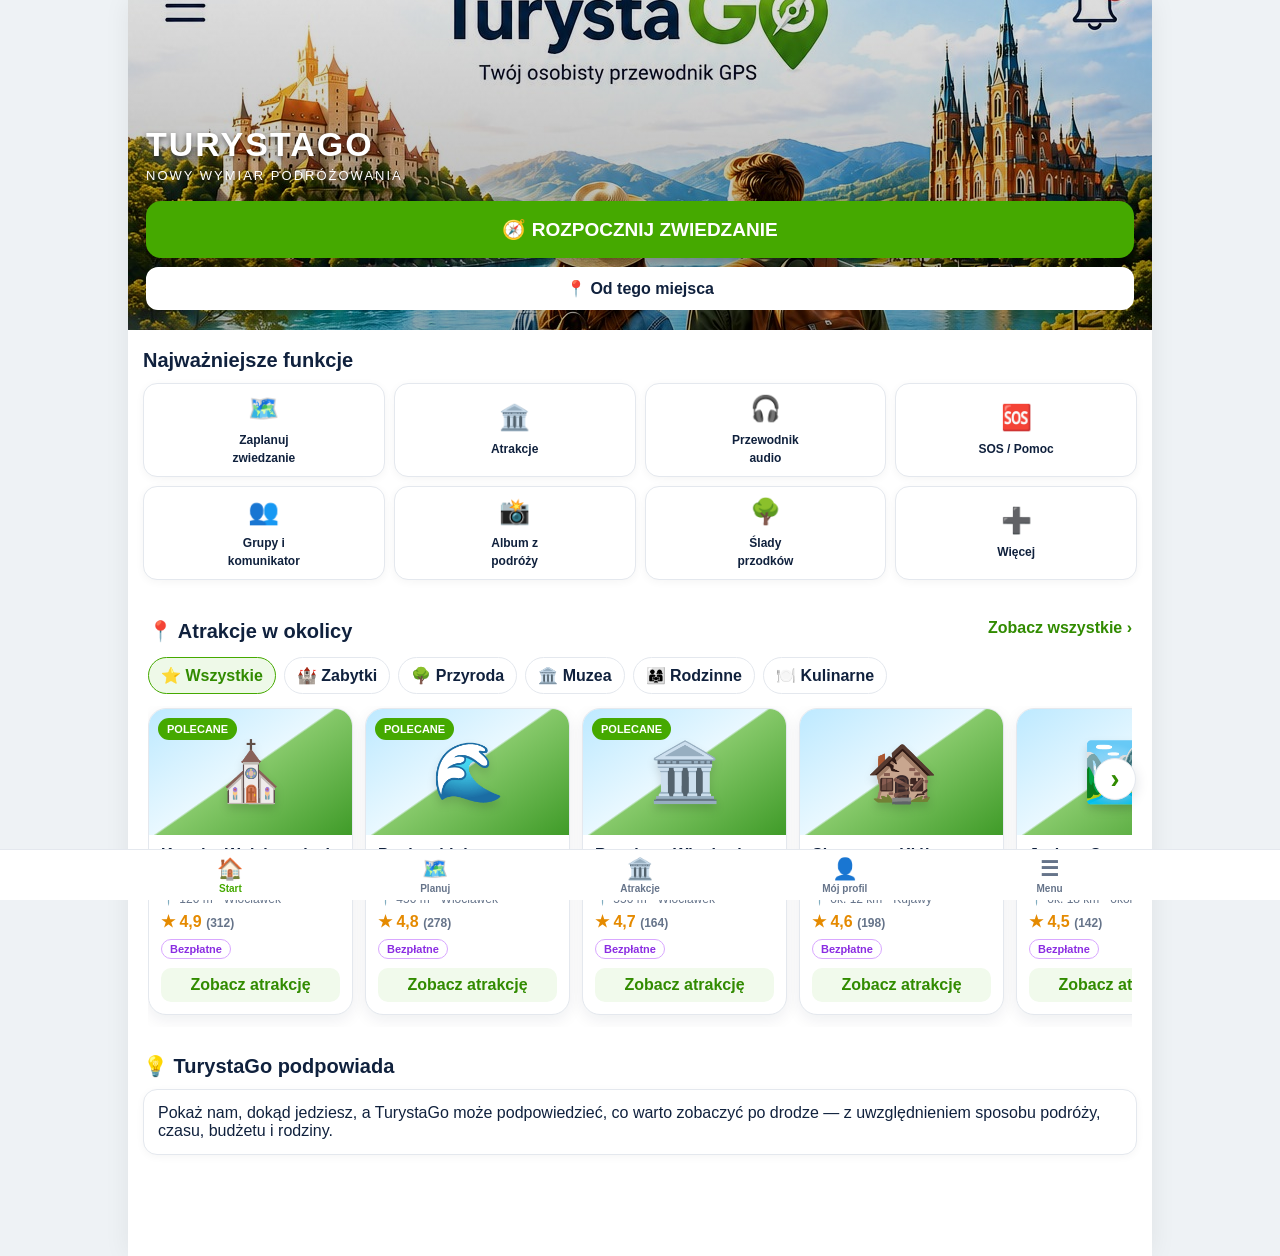
<file: index-ver-2.html>
<!doctype html>
<html lang="pl"><head><meta charset="utf-8"><meta name="viewport" content="width=device-width,initial-scale=1"><meta name="theme-color" content="#45a900"><title>TurystaGo – Nowy wymiar podróżowania</title>
<style>
:root{--navy:#10213d;--green:#45a900;--green2:#318b00;--purple:#8b2de2;--orange:#f39a00;--blue:#1976e8;--line:#e4e8ee;--bg:#eef2f5;--muted:#66748a;--red:#d93025}
*{box-sizing:border-box}html{scroll-behavior:smooth}body{margin:0;background:var(--bg);color:var(--navy);font-family:Arial,Helvetica,sans-serif}button,input,select{font:inherit}button{cursor:pointer}.app{max-width:1024px;margin:auto;background:#fff;min-height:100vh;padding-bottom:76px;box-shadow:0 0 25px #0001}
.hero{min-height:330px;background-image:linear-gradient(#0002,#0005),url("[data-uri]");background-size:cover;background-position:center;display:flex;flex-direction:column;justify-content:flex-end;padding:20px 18px;color:white}.brand{font-weight:900;font-size:34px;letter-spacing:2px;text-shadow:0 2px 5px #0008}.tag{font-size:13px;letter-spacing:2px;margin:4px 0 18px}.hero-actions{display:grid;gap:9px}.primary{border:0;border-radius:15px;padding:17px;background:var(--green);color:#fff;font-weight:900;font-size:19px;box-shadow:0 4px 12px #0004}.secondary{border:2px solid #fff;border-radius:12px;padding:10px;background:#fff;color:var(--navy);font-weight:800}
.topbar{position:sticky;top:0;z-index:20;background:#fff;border-bottom:1px solid var(--line);padding:8px 14px;display:flex;align-items:center;justify-content:space-between}.back{border:0;background:none;color:var(--blue);font-weight:800;font-size:15px}.status{font-size:12px;font-weight:800;color:var(--green)}
.home-section{padding:15px}.section-title{font-size:20px;font-weight:900;margin:4px 0 11px}.grid{display:grid;grid-template-columns:repeat(4,1fr);gap:9px}.tile{border:1px solid var(--line);background:#fff;border-radius:14px;min-height:92px;padding:10px 5px;color:var(--navy);box-shadow:0 2px 8px #0000000b}.tile b{display:block;font-size:25px;margin-bottom:7px}.tile span{font-size:12px;font-weight:800}
.scroll{display:flex;gap:12px;overflow-x:auto;padding-bottom:8px}.card{min-width:230px;border:1px solid var(--line);border-radius:14px;overflow:hidden;background:#fff;box-shadow:0 3px 10px #0001}.photo{height:115px;display:flex;align-items:center;justify-content:center;font-size:48px;background:linear-gradient(135deg,#dfeeea,#f3e8d8)}.card-body{padding:11px}.card-body b{font-size:16px}.meta{color:var(--muted);font-size:12px;margin-top:5px}.mini{margin-top:9px;border:0;border-radius:9px;background:#eaf5e6;color:var(--green2);padding:8px 10px;font-weight:800}
.screen{display:none;padding:16px}.screen.active{display:block}.screen h1{font-size:24px;margin:5px 0 15px}.box{border:1px solid var(--line);border-radius:14px;padding:14px;margin:10px 0;background:#fff;box-shadow:0 2px 8px #0000000a}.box h3{margin:0 0 8px}.row{display:flex;gap:8px;flex-wrap:wrap}.action{border:0;border-radius:10px;padding:10px 13px;background:var(--green);color:#fff;font-weight:800}.outline{border:1px solid var(--green);border-radius:10px;padding:9px 12px;background:#fff;color:var(--green);font-weight:800}.danger{background:#fff0f0;border-color:#f2c7c7;color:var(--red)}label{font-size:12px;font-weight:800;display:block;margin:10px 0 5px}input,select{width:100%;padding:11px;border:1px solid #ccd5df;border-radius:9px;background:#fff}.choice{display:flex;gap:8px;flex-wrap:wrap}.choice button{border:1px solid var(--line);background:#fff;border-radius:10px;padding:9px 11px;font-weight:700}.choice button.sel{border-color:var(--green);background:#eaf5e6;color:var(--green2)}.plan-card{border-left:5px solid var(--green)}.premium{border-left-color:var(--purple)}.locked{opacity:.75}.badge{display:inline-block;border-radius:999px;padding:5px 9px;background:#edf2f7;font-size:11px;font-weight:800}.notice{background:#fff8e7;border:1px solid #f0dcaa;border-radius:12px;padding:11px;font-size:13px}.list{padding-left:20px;line-height:1.7}
footer{position:fixed;left:0;right:0;bottom:0;background:#fff;border-top:1px solid var(--line);z-index:30}.nav{max-width:1024px;margin:auto;display:grid;grid-template-columns:repeat(5,1fr)}.nav button{border:0;background:#fff;color:var(--muted);padding:7px 2px 6px;font-size:10px;font-weight:800}.nav button b{display:block;font-size:21px;margin-bottom:2px}.nav button.active{color:var(--green)}.toast{position:fixed;left:50%;bottom:82px;transform:translateX(-50%);background:var(--navy);color:#fff;padding:11px 15px;border-radius:10px;z-index:50;display:none;font-size:13px;max-width:90%;text-align:center}
@media(max-width:600px){.hero{min-height:300px}.grid{grid-template-columns:repeat(4,1fr)}.tile{min-height:84px}.tile b{font-size:23px}.tile span{font-size:10.5px}}
</style>
<style>
/* === TurystaGo: Atrakcje w okolicy / karuzela === */
.nearby-wrap{padding:18px 20px 8px}
.nearby-head{display:flex;align-items:end;justify-content:space-between;gap:12px;margin-bottom:12px}
.nearby-head .section-title{margin:0}
.nearby-link{border:0;background:none;color:var(--green2);font-weight:700;padding:6px 0}
.carousel-shell{position:relative}
.attraction-carousel{
  display:flex;gap:12px;overflow-x:auto;scroll-snap-type:x mandatory;
  scrollbar-width:none;padding:2px 2px 12px;
  -webkit-overflow-scrolling:touch;
}
.attraction-carousel::-webkit-scrollbar{display:none}
.a-card{
  flex:0 0 205px;background:#fff;border:1px solid var(--line);
  border-radius:18px;overflow:hidden;scroll-snap-align:start;
  box-shadow:0 5px 16px #10213d12;
}
.a-photo{
  height:126px;position:relative;display:flex;align-items:center;justify-content:center;
  overflow:hidden;
}
.a-photo:before{content:"";position:absolute;inset:0;
  background:linear-gradient(145deg,#bde9ff 0%,#e9f8ff 48%,#86c96a 49%,#3f9b28 100%);
}
.a-photo .scene{position:relative;z-index:1;font-size:58px;filter:drop-shadow(0 5px 4px #0002)}
.a-badge{position:absolute;z-index:2;left:9px;top:9px;background:var(--green);
  color:#fff;border-radius:999px;padding:5px 9px;font-size:11px;font-weight:800}
.a-body{padding:11px 12px 12px}
.a-title{font-size:16px;line-height:1.15;min-height:38px}
.a-meta{margin-top:8px;font-size:12px;color:var(--muted)}
.a-rating{margin-top:6px;color:#e58a00;font-weight:700}
.a-price{display:inline-block;margin-top:8px;border:1px solid #d9a7ff;color:var(--purple);
  border-radius:999px;padding:3px 8px;font-size:11px;font-weight:700}
.a-go{display:block;width:100%;margin-top:9px;border:0;background:#f1faec;color:var(--green2);
  border-radius:10px;padding:8px;font-weight:700}
.carousel-btn{
  position:absolute;top:52px;width:42px;height:42px;border-radius:50%;
  border:1px solid var(--line);background:#fff;box-shadow:0 4px 14px #10213d22;
  z-index:3;color:var(--green2);font-size:27px;font-weight:700;
}
.carousel-btn.left{left:-4px;display:none}
.carousel-btn.right{right:-4px}
.nearby-filters{display:flex;gap:8px;overflow-x:auto;scrollbar-width:none;padding:2px 0 12px}
.nearby-filters::-webkit-scrollbar{display:none}
.nearby-filter{white-space:nowrap;border:1px solid var(--line);background:#fff;
  border-radius:999px;padding:8px 12px;color:var(--navy);font-weight:700}
.nearby-filter.active{background:#eef9e8;border-color:var(--green);color:var(--green2)}
@media(max-width:520px){
  .a-card{flex-basis:188px}
  .nearby-wrap{padding-left:14px;padding-right:14px}
}
</style>
</head><body>
<div class="app">
<div id="topbar" class="topbar" style="display:none"><button class="back" onclick="home()">← Wróć</button><span class="status" id="planStatus">START • bezpłatnie</span></div>
<div id="homeView">
<section class="hero"><div class="brand">TURYSTAGO</div><div class="tag">NOWY WYMIAR PODRÓŻOWANIA</div><div class="hero-actions"><button class="primary" onclick="show('zwiedzanie')">🧭 ROZPOCZNIJ ZWIEDZANIE</button><button class="secondary" onclick="startFromHere()">📍 Od tego miejsca</button></div></section>
<section class="home-section"><div class="section-title">Najważniejsze funkcje</div><div class="grid">
<button class="tile" onclick="show('plan')"><b>🗺️</b><span>Zaplanuj<br>zwiedzanie</span></button><button class="tile" onclick="show('atrakcje')"><b>🏛️</b><span>Atrakcje</span></button><button class="tile" onclick="show('audio')"><b>🎧</b><span>Przewodnik<br>audio</span></button><button class="tile" onclick="show('sos')"><b>🆘</b><span>SOS / Pomoc</span></button><button class="tile" onclick="show('grupy')"><b>👥</b><span>Grupy i<br>komunikator</span></button><button class="tile" onclick="show('album')"><b>📸</b><span>Album z<br>podróży</span></button><button class="tile" onclick="show('przodkowie')"><b>🌳</b><span>Ślady<br>przodków</span></button><button class="tile" onclick="show('more')"><b>➕</b><span>Więcej</span></button>
</div></section>

<section class="home-section nearby-wrap" id="nearby">
  <div class="nearby-head">
    <div class="section-title">📍 Atrakcje w okolicy</div>
    <button class="nearby-link" onclick="show('atrakcje')">Zobacz wszystkie ›</button>
  </div>

  <div class="nearby-filters">
    <button class="nearby-filter active" onclick="filterNearby(this,'all')">⭐ Wszystkie</button>
    <button class="nearby-filter" onclick="filterNearby(this,'history')">🏰 Zabytki</button>
    <button class="nearby-filter" onclick="filterNearby(this,'nature')">🌳 Przyroda</button>
    <button class="nearby-filter" onclick="filterNearby(this,'museum')">🏛️ Muzea</button>
    <button class="nearby-filter" onclick="filterNearby(this,'family')">👨‍👩‍👧 Rodzinne</button>
    <button class="nearby-filter" onclick="filterNearby(this,'food')">🍽️ Kulinarne</button>
  </div>

  <div class="carousel-shell">
    <button class="carousel-btn left" aria-label="Poprzednia atrakcja" onclick="moveNearby(-1)">‹</button>
    <div class="attraction-carousel" id="attractionCarousel">

      <article class="a-card" data-cat="history">
        <div class="a-photo"><span class="a-badge">POLECANE</span><span class="scene">⛪</span></div>
        <div class="a-body"><div class="a-title"><b>Katedra Wniebowzięcia NMP</b></div>
          <div class="a-meta">📍 120 m • Włocławek</div><div class="a-rating">★ 4,9 <span class="meta">(312)</span></div>
          <span class="a-price">Bezpłatne</span><button class="a-go" onclick="toast('Wybrano Katedrę Wniebowzięcia NMP')">Zobacz atrakcję</button>
        </div>
      </article>

      <article class="a-card" data-cat="nature">
        <div class="a-photo"><span class="a-badge">POLECANE</span><span class="scene">🌊</span></div>
        <div class="a-body"><div class="a-title"><b>Punkt widokowy na Zawiślu</b></div>
          <div class="a-meta">📍 450 m • Włocławek</div><div class="a-rating">★ 4,8 <span class="meta">(278)</span></div>
          <span class="a-price">Bezpłatne</span><button class="a-go" onclick="toast('Wybrano punkt widokowy')">Zobacz atrakcję</button>
        </div>
      </article>

      <article class="a-card" data-cat="history">
        <div class="a-photo"><span class="a-badge">POLECANE</span><span class="scene">🏛️</span></div>
        <div class="a-body"><div class="a-title"><b>Rynek we Włocławku</b></div>
          <div class="a-meta">📍 550 m • Włocławek</div><div class="a-rating">★ 4,7 <span class="meta">(164)</span></div>
          <span class="a-price">Bezpłatne</span><button class="a-go" onclick="toast('Wybrano Rynek we Włocławku')">Zobacz atrakcję</button>
        </div>
      </article>

      <article class="a-card" data-cat="museum">
        <div class="a-photo"><span class="scene">🏚️</span></div>
        <div class="a-body"><div class="a-title"><b>Skansen w Kłóbce</b></div>
          <div class="a-meta">📍 ok. 12 km • Kujawy</div><div class="a-rating">★ 4,6 <span class="meta">(198)</span></div>
          <span class="a-price">Bezpłatne</span><button class="a-go" onclick="toast('Wybrano Skansen w Kłóbce')">Zobacz atrakcję</button>
        </div>
      </article>

      <article class="a-card" data-cat="nature">
        <div class="a-photo"><span class="scene">🏞️</span></div>
        <div class="a-body"><div class="a-title"><b>Jezioro Czarnowskie</b></div>
          <div class="a-meta">📍 ok. 18 km • okolice</div><div class="a-rating">★ 4,5 <span class="meta">(142)</span></div>
          <span class="a-price">Bezpłatne</span><button class="a-go" onclick="toast('Wybrano Jezioro Czarnowskie')">Zobacz atrakcję</button>
        </div>
      </article>

      <article class="a-card" data-cat="family">
        <div class="a-photo"><span class="a-badge">DLA RODZIN</span><span class="scene">🦁</span></div>
        <div class="a-body"><div class="a-title"><b>Atrakcja dla dzieci</b></div>
          <div class="a-meta">📍 w pobliżu • rodzinna</div><div class="a-rating">★ 4,7</div>
          <span class="a-price">Sprawdź cenę</span><button class="a-go" onclick="toast('Filtr: atrakcje dla rodzin')">Zobacz atrakcję</button>
        </div>
      </article>

      <article class="a-card" data-cat="food">
        <div class="a-photo"><span class="a-badge">REGIONALNE</span><span class="scene">🍲</span></div>
        <div class="a-body"><div class="a-title"><b>Kuchnia regionalna</b></div>
          <div class="a-meta">📍 w pobliżu • Kujawy</div><div class="a-rating">★ 4,8</div>
          <span class="a-price">Regionalne</span><button class="a-go" onclick="toast('Wybrano gastronomię regionalną')">Zobacz miejsca</button>
        </div>
      </article>

      <article class="a-card" data-cat="history">
        <div class="a-photo"><span class="a-badge">HISTORIA</span><span class="scene">🧱</span></div>
        <div class="a-body"><div class="a-title"><b>Bunkry i fortyfikacje</b></div>
          <div class="a-meta">📍 okolice • obiekt historyczny</div><div class="a-rating">★ 4,7</div>
          <span class="a-price">Odkryj</span><button class="a-go" onclick="toast('Filtr: bunkry i fortyfikacje')">Zobacz atrakcję</button>
        </div>
      </article>

    </div>
    <button class="carousel-btn right" aria-label="Następna atrakcja" onclick="moveNearby(1)">›</button>
  </div>
</section>

<section class="home-section"><div class="section-title">💡 TurystaGo podpowiada</div><div class="box">Pokaż nam, dokąd jedziesz, a TurystaGo może podpowiedzieć, co warto zobaczyć po drodze — z uwzględnieniem sposobu podróży, czasu, budżetu i rodziny.</div></section>
</div>

<div id="screens">
<section id="zwiedzanie" class="screen"><h1>🧭 Rozpocznij zwiedzanie</h1><div class="box"><h3>Przewodnik podczas podróży</h3><p>Wybierz przygotowany plan albo rozpocznij odkrywanie od swojej lokalizacji.</p><div class="badge" id="locationBadge">📍 Lokalizacja: oczekiwanie</div></div><div class="row"><button class="action" onclick="requestLocation()">📍 Użyj mojej lokalizacji</button><button class="outline" onclick="show('plan')">🗺️ Wybierz plan</button></div><div class="box"><b>🚗 Tryb podróży</b><div class="choice" id="transport"><button onclick="pick(this)">🚶 Pieszo</button><button onclick="pick(this)">🚲 Rower</button><button class="sel" onclick="pick(this)">🚗 Auto</button><button onclick="pick(this)">🚌 Autokar</button></div></div></section>
<section id="plan" class="screen"><h1>🗺️ Zaplanuj zwiedzanie</h1><div class="box"><label>Dokąd jedziesz?</label><input id="destination" placeholder="np. Chodecz"><label>Wiek dzieci</label><input id="children" placeholder="np. 6 i 10 lat"><label>Budżet</label><div class="choice"><button class="sel" onclick="pick(this)">Ekonomiczny</button><button onclick="pick(this)">Standard</button><button onclick="pick(this)">Komfort</button></div><label>Sposób podróży</label><div class="choice"><button onclick="pick(this)">🚶 Pieszo</button><button onclick="pick(this)">🚲 Rower</button><button class="sel" onclick="pick(this)">🚗 Auto</button><button onclick="pick(this)">🚌 Autokar</button></div><button class="action" onclick="createPlan()">➕ Utwórz mój plan</button></div><div id="planResult"></div></section>
<section id="atrakcje" class="screen"><h1>🏛️ Atrakcje</h1><div class="box"><b>Wybierz kategorię</b><div class="choice"><button onclick="toast('Zabytki')">🏛️ Zabytki</button><button onclick="toast('Przyroda')">🌲 Przyroda</button><button onclick="toast('Muzea')">🏺 Muzea</button><button onclick="toast('Rodzinne')">👨‍👩‍👧‍👦 Rodzinne</button><button onclick="toast('Bunkry i fortyfikacje')">🧱 Bunkry i fortyfikacje</button><button onclick="toast('Kulinarne regionalne')">🍲 Kulinarne</button><button onclick="toast('Koncerty')">🎵 Koncerty</button><button onclick="toast('Labirynty i pokoje zagadek')">🧩 Zagadki</button></div></div><div class="box"><b>Filtr ocen</b><div class="choice"><button>⭐ Wszystkie</button><button>⭐ 4,5+</button><button>⭐ 4,8+</button><button>🚫 Wyłącz</button></div></div><div class="box"><h3>🏰 Przykładowa atrakcja</h3><p>Opis, zdjęcie, odległość, czas zwiedzania, ocena i informacja, czy miejsce jest odpowiednie dla dzieci.</p><div class="row"><button class="action" onclick="toast('Dodano do planu')">➕ Dodaj do mojego planu</button><button class="outline" onclick="toast('Podejdź bliżej')">📍 Podejdź bliżej</button></div></div></section>
<section id="audio" class="screen"><h1>🎧 Przewodnik audio</h1><div class="box"><h3>Witaj w TurystaGo!</h3><p>Pokaż nam, dokąd jedziesz, a my podpowiemy, co warto zobaczyć po drodze.</p><button class="action" onclick="toast('Odtwarzanie demonstracyjne')">▶️ Odtwórz</button></div><div class="notice">Podczas zbliżania się do atrakcji TurystaGo może wyciszać muzykę i podpowiadać o interesującym miejscu. Zalecane słuchawki.</div></section>
<section id="sos" class="screen"><h1>🆘 SOS / Pomoc</h1><div class="box danger"><h3>Pomoc w podróży</h3><p>Szybki dostęp do funkcji bezpieczeństwa. Po wdrożeniu produkcyjnym można tu podłączyć połączenia alarmowe i lokalne usługi.</p><button class="action" onclick="toast('Funkcja demonstracyjna — sprawdź numer alarmowy 112')">🆘 Pomoc</button></div></section>
<section id="grupy" class="screen"><h1>👥 Grupy i komunikator</h1><div class="box"><h3>Moja grupa</h3><p>Komunikacja uczestników, miejsce i czas zbiórki.</p><label>Miejsce zbiórki</label><input placeholder="np. parking przy wejściu"><label>Godzina</label><input type="time"><button class="action" onclick="toast('Zbiórka zapisana')">📍 Zapisz zbiórkę</button></div><div class="box"><b>🟢 Zbiórka</b><p>Po aktywacji może zmienić kolor na czerwony, migać i sygnalizować czas dotarcia.</p></div></section>
<section id="album" class="screen"><h1>📸 Album z podróży</h1><div class="box"><p>Zdjęcia • data • miejsce • opis • współtwórcy • udostępnianie</p><button class="action" onclick="toast('W prototypie album przechowuje dane lokalnie')">➕ Dodaj zdjęcie</button></div><div class="notice">Album w planie Wygodnym jest aktywny podczas trwania planu, a następnie może zostać usunięty zgodnie z zasadami planu.</div></section>
<section id="przodkowie" class="screen"><h1>🌳 Śladami przodków</h1><div class="box"><h3>Odkrywaj rodzinne ślady</h3><p>W START dostępne są wyszukiwanie, odkrywanie, śledzenie, zapisywanie w profilu oraz uproszczone dane.</p><button class="outline" onclick="show('profil')">👤 Zobacz w Mój profil</button></div><div class="box locked"><h3>🔒 Pełne dane Premium</h3><p>Pełne wersje danych, źródła oraz eksport GEDCOM są dostępne w Premium.</p><button class="action" onclick="show('cennik')">Sprawdź Premium</button></div></section>
<section id="more" class="screen"><h1>➕ Więcej</h1><div class="grid"><button class="tile" onclick="show('profil')"><b>👤</b><span>Mój profil</span></button><button class="tile" onclick="show('cennik')"><b>💳</b><span>Cennik<br>Plany</span></button><button class="tile" onclick="toast('Ulubione')"><b>💚</b><span>Ulubione</span></button><button class="tile" onclick="toast('Zgłoś ciekawe miejsce')"><b>💡</b><span>Zgłoś miejsce</span></button><button class="tile" onclick="toast('Język')"><b>🌐</b><span>Język</span></button><button class="tile" onclick="toast('Ustawienia')"><b>⚙️</b><span>Ustawienia</span></button></div></section>
<section id="profil" class="screen"><h1>👤 Mój profil</h1><div class="box"><span class="badge" id="currentPlan">START</span><h3>Moje podróże</h3><p>Tu znajdują się zapisane plany, ulubione miejsca, albumy i zdobyte korzyści.</p></div><div class="box"><h3>🌳 Odkrycia przodków</h3><p><b>Informacje ogólne:</b> wyszukiwanie, odkrywanie, śledzenie, zapisywanie i uproszczone dane.</p><p><b>Informacje szczegółowe:</b> pełne dane i źródła po wykupieniu Premium.</p><button class="outline" onclick="show('przodkowie')">Otwórz Ślady przodków</button></div><div class="box"><h3>🏆 Moje wyróżnienie</h3><p id="rank">Początkujący odkrywca</p><p>Bonusy i punktacja dotyczą każdego użytkownika.</p></div></section>
<section id="cennik" class="screen"><h1>💳 Cennik – Plany</h1><div class="box plan-card"><h3>START — BEZPŁATNIE</h3><b>Rodzinne</b><ul class="list"><li>do 4 osób</li><li>2 dni bezpłatnie</li><li>2 plany wyjazdów</li><li>Śladami przodków – uproszczone dane</li></ul><button class="outline" onclick="activate('START')">Wybierz START</button></div><div class="box plan-card"><h3>WYGODNY — 19,99 zł / 60 dni</h3><p><b>Dla małych grup i krótkich wyjazdów</b></p><ul class="list"><li>do 10 osób</li><li>do 4 dni</li><li>maks. 4 plany</li><li>Album z podróży</li><li>Komunikacja uczestników, miejsce i czas zbiórki</li></ul><button class="action" onclick="activate('WYGODNY')">Wybierz WYGODNY</button></div><div class="box plan-card premium"><h3>PREMIUM — 49,99 zł / 150 dni</h3><p><b>Dla dużych grup i dłuższych wyjazdów</b></p><ul class="list"><li>bez limitu osób</li><li>bez limitu dni</li><li>bez limitu planów</li><li>pełne Śladami przodków + źródła</li><li>eksport GEDCOM</li><li>baza danych osobowych wycieczki</li><li>roześlij zainteresowanym przygotowaną wycieczkę</li></ul><button class="action" style="background:var(--purple)" onclick="activate('PREMIUM')">Wybierz PREMIUM</button></div><div class="box"><h3>🎁 Bonusy — dla każdego</h3><ul class="list"><li>Polecenie aplikacji → +1 dzień, maks. 10×</li><li>Zgłoszenie ciekawego miejsca po weryfikacji → +1 plan, maks. 10×</li><li>Udostępnienie wycieczki po weryfikacji → 10% / 20% / 30% rabatu</li></ul></div><div class="box"><h3>🏆 Punktacja i wyróżnienia — dla każdego</h3><ul class="list"><li><b>ODKRYWCA</b> — 10 poleceń → 10% ulgi</li><li><b>PODRÓŻNIK</b> — 10 zatwierdzonych zgłoszeń miejsc → 20% ulgi</li><li><b>AMBASADOR</b> — 10 zatwierdzonych zgłoszeń wycieczek → 30% ulgi</li><li>Ulgi łączą się.</li></ul></div><div class="notice">Weryfikacja administratora zgłoszeń jest konieczna, aby ograniczyć fałszywe i dublujące się zgłoszenia. Szczegóły: Regulamin – Zgłoszenia.</div></section>
</div></div>
<footer><nav class="nav"><button id="n-home" onclick="home()" class="active"><b>🏠</b>Start</button><button id="n-plan" onclick="show('plan')"><b>🗺️</b>Planuj</button><button id="n-atrakcje" onclick="show('atrakcje')"><b>🏛️</b>Atrakcje</button><button id="n-profil" onclick="show('profil')"><b>👤</b>Mój profil</button><button id="n-more" onclick="show('more')"><b>☰</b>Menu</button></nav></footer><div id="toast" class="toast"></div>
<script>
const screens=[...document.querySelectorAll('.screen')];
function show(id){document.getElementById('homeView').style.display='none';screens.forEach(s=>s.classList.remove('active'));document.getElementById(id).classList.add('active');document.getElementById('topbar').style.display='flex';document.querySelectorAll('.nav button').forEach(b=>b.classList.remove('active'));let n=document.getElementById('n-'+id);if(n)n.classList.add('active');window.scrollTo(0,0)}
function home(){screens.forEach(s=>s.classList.remove('active'));document.getElementById('homeView').style.display='block';document.getElementById('topbar').style.display='none';document.querySelectorAll('.nav button').forEach(b=>b.classList.remove('active'));document.getElementById('n-home').classList.add('active');window.scrollTo(0,0)}
function pick(el){let p=el.parentElement;p.querySelectorAll('button').forEach(x=>x.classList.remove('sel'));el.classList.add('sel')}
function toast(t){let e=document.getElementById('toast');e.textContent=t;e.style.display='block';clearTimeout(window.tt);window.tt=setTimeout(()=>e.style.display='none',2500)}
function requestLocation(){if(!navigator.geolocation){toast('GPS nie jest dostępny w tej przeglądarce.');return}navigator.geolocation.getCurrentPosition(p=>{document.getElementById('locationBadge').textContent='📍 Lokalizacja aktywna: '+p.coords.latitude.toFixed(4)+', '+p.coords.longitude.toFixed(4);toast('Lokalizacja pobrana.')} ,()=>toast('Nie udało się pobrać lokalizacji. Sprawdź zgodę na GPS.'))}
function startFromHere(){show('zwiedzanie');requestLocation()}
function createPlan(){let d=document.getElementById('destination').value.trim()||'wybrane miejsce';document.getElementById('planResult').innerHTML='<div class="box"><h3>✅ Mój plan</h3><p>Kierunek: <b>'+d+'</b></p><p>TurystaGo przygotował miejsce na dalszy dobór atrakcji, czasu, budżetu i wieku dzieci.</p><button class="action" onclick="savePlan()">💾 Zapisz podróż</button></div>';}
function savePlan(){let plans=Number(localStorage.getItem('tgPlans')||0)+1;localStorage.setItem('tgPlans',plans);toast('Plan zapisany w Mój profil. Liczba planów: '+plans)}
function activate(plan){localStorage.setItem('tgPlan',plan);document.getElementById('currentPlan').textContent=plan;document.getElementById('planStatus').textContent=plan+(plan==='START'?' • bezpłatnie':' • aktywny');toast('Wybrano plan '+plan);show('profil')}

function moveNearby(dir){
  const c=document.getElementById('attractionCarousel');
  c.scrollBy({left:dir*(c.clientWidth*0.78),behavior:'smooth'});
}
function filterNearby(btn,cat){
  document.querySelectorAll('.nearby-filter').forEach(b=>b.classList.remove('active'));
  btn.classList.add('active');
  document.querySelectorAll('#attractionCarousel .a-card').forEach(card=>{
    card.style.display=(cat==='all'||card.dataset.cat===cat)?'block':'none';
  });
  document.getElementById('attractionCarousel').scrollTo({left:0,behavior:'smooth'});
}

(function(){let p=localStorage.getItem('tgPlan')||'START';document.getElementById('currentPlan').textContent=p;document.getElementById('planStatus').textContent=p+(p==='START'?' • bezpłatnie':' • aktywny')})();
</script></body></html>
</file>
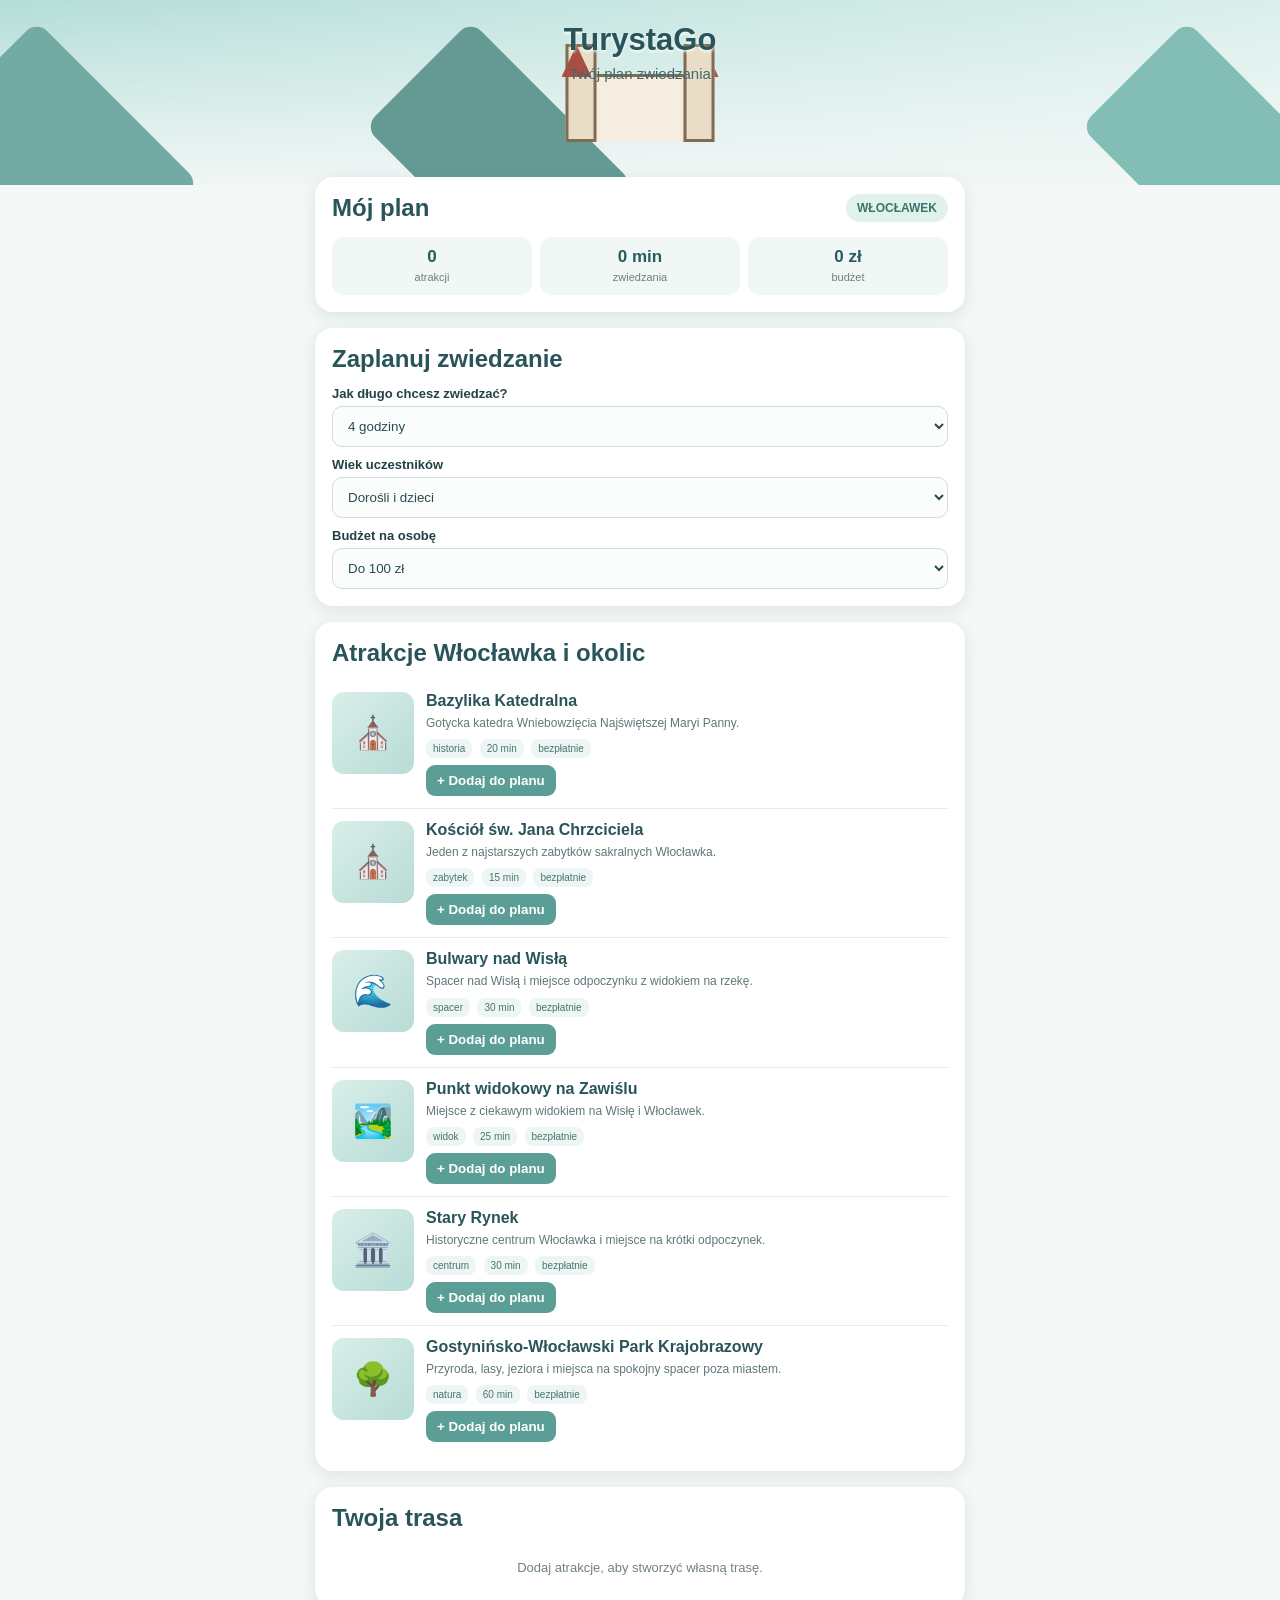
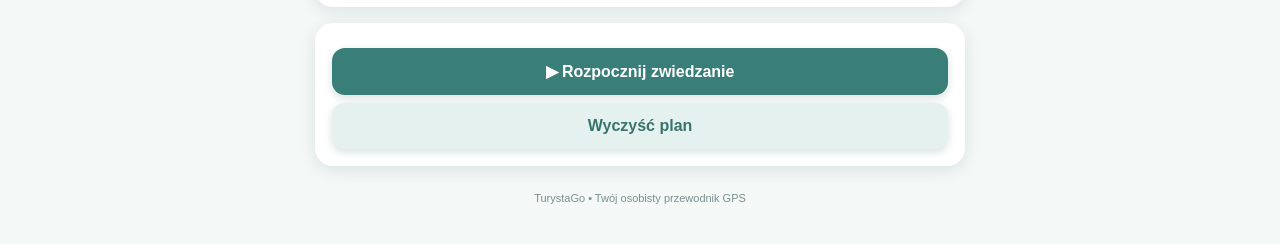
<file: moj-plan.html>
<!DOCTYPE html>
<html lang="pl">
<head>
<meta charset="UTF-8">
<meta name="viewport" content="width=device-width, initial-scale=1.0">
<title>TurystaGo – Mój plan</title>

<style>
* {
    box-sizing: border-box;
}

body {
    margin: 0;
    font-family: Arial, sans-serif;
    background: #f4f8f7;
    color: #234044;
}

/* ===== GÓRNA GRAFIKA ===== */

.hero {
    height: 185px;
    position: relative;
    overflow: hidden;
    background:
        linear-gradient(rgba(230,246,244,.45), rgba(244,248,247,.95)),
        linear-gradient(135deg, #8bc9c1, #d9eee9);
}

/* góry */
.mountains {
    position: absolute;
    bottom: 0;
    width: 100%;
    height: 105px;
}

.mountain1,
.mountain2,
.mountain3 {
    position: absolute;
    bottom: -45px;
    width: 230px;
    height: 150px;
    background: #74aaa4;
    transform: rotate(45deg);
    border-radius: 15px;
}

.mountain1 {
    left: -50px;
}

.mountain2 {
    left: 30%;
    background: #659994;
}

.mountain3 {
    right: -50px;
    background: #82bdb6;
}

/* zamki */
.castle {
    position: absolute;
    bottom: 43px;
    left: 50%;
    transform: translateX(-50%);
    width: 115px;
    height: 68px;
    background: #f5eee0;
    border: 3px solid #806c55;
    border-bottom: none;
}

.castle:before,
.castle:after {
    content: "";
    position: absolute;
    bottom: 0;
    width: 25px;
    height: 92px;
    background: #e9ddc8;
    border: 3px solid #806c55;
}

.castle:before {
    left: -20px;
}

.castle:after {
    right: -20px;
}

.castle-roof {
    position: absolute;
    top: -32px;
    left: -24px;
    width: 30px;
    height: 32px;
    background: #a64f42;
    clip-path: polygon(50% 0,100% 100%,0 100%);
}

.castle-roof.right {
    left: auto;
    right: -24px;
}

.hero-title {
    position: absolute;
    top: 22px;
    width: 100%;
    text-align: center;
    z-index: 5;
}

.hero-title h1 {
    margin: 0;
    font-size: 31px;
    color: #28545a;
    text-shadow: 0 2px 3px rgba(255,255,255,.8);
}

.hero-title p {
    margin: 7px 0;
    font-size: 15px;
    color: #42676b;
}

/* ===== GŁÓWNA CZĘŚĆ ===== */

.container {
    width: 94%;
    max-width: 650px;
    margin: -8px auto 30px;
    position: relative;
    z-index: 10;
}

.card {
    background: white;
    border-radius: 18px;
    margin-bottom: 16px;
    padding: 17px;
    box-shadow: 0 4px 15px rgba(40,80,80,.12);
}

/* ===== PLAN ===== */

.plan-header {
    display: flex;
    justify-content: space-between;
    align-items: center;
}

.plan-header h2 {
    margin: 0;
    color: #28545a;
}

.badge {
    background: #e1f2ed;
    color: #39756d;
    padding: 7px 11px;
    border-radius: 20px;
    font-size: 12px;
    font-weight: bold;
}

.summary {
    display: grid;
    grid-template-columns: repeat(3,1fr);
    gap: 8px;
    margin-top: 15px;
}

.summary div {
    background: #f0f7f5;
    border-radius: 12px;
    padding: 10px 5px;
    text-align: center;
}

.summary strong {
    display: block;
    font-size: 17px;
    color: #285b60;
}

.summary span {
    font-size: 11px;
    color: #698083;
}

/* ===== USTAWIENIA ===== */

.section-title {
    margin: 0 0 13px;
    color: #28545a;
}

label {
    display: block;
    font-size: 13px;
    font-weight: bold;
    margin: 10px 0 5px;
}

select,
input {
    width: 100%;
    padding: 11px;
    border: 1px solid #cbdedb;
    border-radius: 10px;
    background: #fbfdfc;
    color: #294b4f;
}

/* ===== ATRAKCJA ===== */

.attraction {
    display: flex;
    gap: 12px;
    padding: 12px 0;
    border-bottom: 1px solid #e4eeee;
}

.attraction:last-child {
    border-bottom: none;
}

.photo {
    width: 82px;
    height: 82px;
    border-radius: 12px;
    flex-shrink: 0;
    display: flex;
    align-items: center;
    justify-content: center;
    font-size: 32px;
    background: linear-gradient(135deg,#d9eee9,#b8dcd6);
}

.info {
    flex: 1;
}

.info h3 {
    margin: 0 0 5px;
    font-size: 16px;
    color: #28545a;
}

.info p {
    margin: 3px 0;
    font-size: 12px;
    line-height: 1.35;
    color: #60777a;
}

.tags {
    margin-top: 7px;
}

.tag {
    display: inline-block;
    background: #edf6f4;
    color: #47746f;
    padding: 4px 7px;
    border-radius: 8px;
    margin-right: 3px;
    font-size: 10px;
}

.add-btn {
    margin-top: 7px;
    border: none;
    border-radius: 9px;
    background: #5b9e96;
    color: white;
    padding: 8px 11px;
    font-weight: bold;
    cursor: pointer;
}

.add-btn:hover {
    background: #477f79;
}

/* ===== WYBRANE ===== */

.route-item {
    position: relative;
    padding: 12px 8px 12px 38px;
    border-left: 3px solid #83bcb5;
}

.route-item:before {
    content: "";
    position: absolute;
    left: -9px;
    top: 15px;
    width: 13px;
    height: 13px;
    background: #5b9e96;
    border-radius: 50%;
    border: 3px solid white;
}

.route-item h3 {
    margin: 0;
    font-size: 15px;
}

.route-item p {
    margin: 4px 0;
    font-size: 12px;
    color: #6b7d7e;
}

.remove {
    float: right;
    border: none;
    background: #f6e7e4;
    color: #9b5349;
    border-radius: 7px;
    padding: 5px 7px;
}

/* ===== PRZYCISKI ===== */

.main-button {
    width: 100%;
    border: none;
    padding: 14px;
    margin-top: 8px;
    border-radius: 13px;
    background: #397e78;
    color: white;
    font-size: 16px;
    font-weight: bold;
    cursor: pointer;
    box-shadow: 0 3px 8px rgba(50,100,95,.2);
}

.main-button.secondary {
    background: #e4f1ee;
    color: #39736d;
}

.main-button:hover {
    opacity: .9;
}

.empty {
    text-align: center;
    padding: 15px;
    color: #718183;
    font-size: 13px;
}

.footer {
    text-align: center;
    color: #78908f;
    font-size: 11px;
    padding: 10px;
}
</style>
</head>

<body>

<!-- ===== GRAFIKA GÓRNA ===== -->

<div class="hero">

    <div class="hero-title">
        <h1>TurystaGo</h1>
        <p>Twój plan zwiedzania</p>
    </div>

    <div class="mountains">
        <div class="mountain1"></div>
        <div class="mountain2"></div>
        <div class="mountain3"></div>
    </div>

    <div class="castle">
        <div class="castle-roof"></div>
        <div class="castle-roof right"></div>
    </div>

</div>


<div class="container">

    <!-- ===== PODSUMOWANIE ===== -->

    <div class="card">

        <div class="plan-header">
            <h2>Mój plan</h2>
            <span class="badge">WŁOCŁAWEK</span>
        </div>

        <div class="summary">

            <div>
                <strong id="count">0</strong>
                <span>atrakcji</span>
            </div>

            <div>
                <strong id="time">0 min</strong>
                <span>zwiedzania</span>
            </div>

            <div>
                <strong id="cost">0 zł</strong>
                <span>budżet</span>
            </div>

        </div>

    </div>


    <!-- ===== USTAWIENIA PLANU ===== -->

    <div class="card">

        <h2 class="section-title">Zaplanuj zwiedzanie</h2>

        <label>Jak długo chcesz zwiedzać?</label>

        <select id="duration">
            <option value="120">2 godziny</option>
            <option value="180">3 godziny</option>
            <option value="240" selected>4 godziny</option>
            <option value="300">5 godzin</option>
            <option value="360">6 godzin</option>
            <option value="480">Cały dzień</option>
        </select>


        <label>Wiek uczestników</label>

        <select id="age">
            <option value="all">Dorośli i dzieci</option>
            <option value="children">Dzieci</option>
            <option value="teen">Młodzież</option>
            <option value="adult">Dorośli</option>
            <option value="senior">Seniorzy</option>
        </select>


        <label>Budżet na osobę</label>

        <select id="budget">
            <option value="0">Bezpłatnie</option>
            <option value="30">Do 30 zł</option>
            <option value="60">Do 60 zł</option>
            <option value="100" selected>Do 100 zł</option>
            <option value="999">Bez ograniczeń</option>
        </select>

    </div>


    <!-- ===== ATRAKCJE ===== -->

    <div class="card">

        <h2 class="section-title">Atrakcje Włocławka i okolic</h2>

        <div class="attraction">

            <div class="photo">⛪</div>

            <div class="info">
                <h3>Bazylika Katedralna</h3>
                <p>Gotycka katedra Wniebowzięcia Najświętszej Maryi Panny.</p>

                <div class="tags">
                    <span class="tag">historia</span>
                    <span class="tag">20 min</span>
                    <span class="tag">bezpłatnie</span>
                </div>

                <button class="add-btn"
                    onclick="addPlace('Bazylika Katedralna',20,0)">
                    + Dodaj do planu
                </button>
            </div>

        </div>


        <div class="attraction">

            <div class="photo">⛪</div>

            <div class="info">
                <h3>Kościół św. Jana Chrzciciela</h3>
                <p>Jeden z najstarszych zabytków sakralnych Włocławka.</p>

                <div class="tags">
                    <span class="tag">zabytek</span>
                    <span class="tag">15 min</span>
                    <span class="tag">bezpłatnie</span>
                </div>

                <button class="add-btn"
                    onclick="addPlace('Kościół św. Jana Chrzciciela',15,0)">
                    + Dodaj do planu
                </button>
            </div>

        </div>


        <div class="attraction">

            <div class="photo">🌊</div>

            <div class="info">
                <h3>Bulwary nad Wisłą</h3>
                <p>Spacer nad Wisłą i miejsce odpoczynku z widokiem na rzekę.</p>

                <div class="tags">
                    <span class="tag">spacer</span>
                    <span class="tag">30 min</span>
                    <span class="tag">bezpłatnie</span>
                </div>

                <button class="add-btn"
                    onclick="addPlace('Bulwary nad Wisłą',30,0)">
                    + Dodaj do planu
                </button>
            </div>

        </div>


        <div class="attraction">

            <div class="photo">🏞️</div>

            <div class="info">
                <h3>Punkt widokowy na Zawiślu</h3>
                <p>Miejsce z ciekawym widokiem na Wisłę i Włocławek.</p>

                <div class="tags">
                    <span class="tag">widok</span>
                    <span class="tag">25 min</span>
                    <span class="tag">bezpłatnie</span>
                </div>

                <button class="add-btn"
                    onclick="addPlace('Punkt widokowy na Zawiślu',25,0)">
                    + Dodaj do planu
                </button>
            </div>

        </div>


        <div class="attraction">

            <div class="photo">🏛️</div>

            <div class="info">
                <h3>Stary Rynek</h3>
                <p>Historyczne centrum Włocławka i miejsce na krótki odpoczynek.</p>

                <div class="tags">
                    <span class="tag">centrum</span>
                    <span class="tag">30 min</span>
                    <span class="tag">bezpłatnie</span>
                </div>

                <button class="add-btn"
                    onclick="addPlace('Stary Rynek',30,0)">
                    + Dodaj do planu
                </button>
            </div>

        </div>


        <div class="attraction">

            <div class="photo">🌳</div>

            <div class="info">
                <h3>Gostynińsko-Włocławski Park Krajobrazowy</h3>
                <p>Przyroda, lasy, jeziora i miejsca na spokojny spacer poza miastem.</p>

                <div class="tags">
                    <span class="tag">natura</span>
                    <span class="tag">60 min</span>
                    <span class="tag">bezpłatnie</span>
                </div>

                <button class="add-btn"
                    onclick="addPlace('Gostynińsko-Włocławski Park Krajobrazowy',60,0)">
                    + Dodaj do planu
                </button>
            </div>

        </div>

    </div>


    <!-- ===== WYBRANY PLAN ===== -->

    <div class="card">

        <h2 class="section-title">Twoja trasa</h2>

        <div id="route">

            <div class="empty">
                Dodaj atrakcje, aby stworzyć własną trasę.
            </div>

        </div>

    </div>


    <!-- ===== AKCJE ===== -->

    <div class="card">

        <button class="main-button" onclick="startTour()">
            ▶ Rozpocznij zwiedzanie
        </button>

        <button class="main-button secondary" onclick="clearPlan()">
            Wyczyść plan
        </button>

    </div>


    <div class="footer">
        TurystaGo • Twój osobisty przewodnik GPS
    </div>

</div>


<script>

let plan = [];

function addPlace(name, time, cost) {

    plan.push({
        name: name,
        time: time,
        cost: cost
    });

    updatePlan();

    window.scrollTo({
        top: document.body.scrollHeight,
        behavior: "smooth"
    });
}


function removePlace(index) {

    plan.splice(index, 1);

    updatePlan();
}


function updatePlan() {

    const route = document.getElementById("route");

    if (plan.length === 0) {

        route.innerHTML =
            '<div class="empty">Dodaj atrakcje, aby stworzyć własną trasę.</div>';

    } else {

        route.innerHTML = "";

        plan.forEach((place, index) => {

            const item = document.createElement("div");

            item.className = "route-item";

            item.innerHTML = `
                <button class="remove"
                    onclick="removePlace(${index})">✕</button>

                <h3>${index + 1}. ${place.name}</h3>

                <p>
                    Zwiedzanie: ${place.time} min
                    ${place.cost > 0 ? " • " + place.cost + " zł" : " • bezpłatnie"}
                </p>
            `;

            route.appendChild(item);

        });
    }


    let totalTime = 0;
    let totalCost = 0;

    plan.forEach(place => {
        totalTime += place.time;
        totalCost += place.cost;
    });


    document.getElementById("count").textContent =
        plan.length;

    document.getElementById("time").textContent =
        totalTime + " min";

    document.getElementById("cost").textContent =
        totalCost + " zł";
}


function clearPlan() {

    if (plan.length === 0) {
        return;
    }

    if (confirm("Czy na pewno chcesz wyczyścić cały plan?")) {

        plan = [];

        updatePlan();
    }
}


function startTour() {

    if (plan.length === 0) {

        alert(
            "Najpierw dodaj przynajmniej jedną atrakcję do swojego planu."
        );

        return;
    }


    let lista = "";

    plan.forEach((place, index) => {

        lista +=
            (index + 1) + ". " +
            place.name +
            "\n";

    });


    alert(
        "TurystaGo rozpoczyna przygotowanie zwiedzania!\n\n" +
        "Twoja trasa:\n\n" +
        lista +
        "\n\nW następnej wersji połączymy ten plan z mapą i GPS."
    );
}

</script>

</body>
</html>
</file>
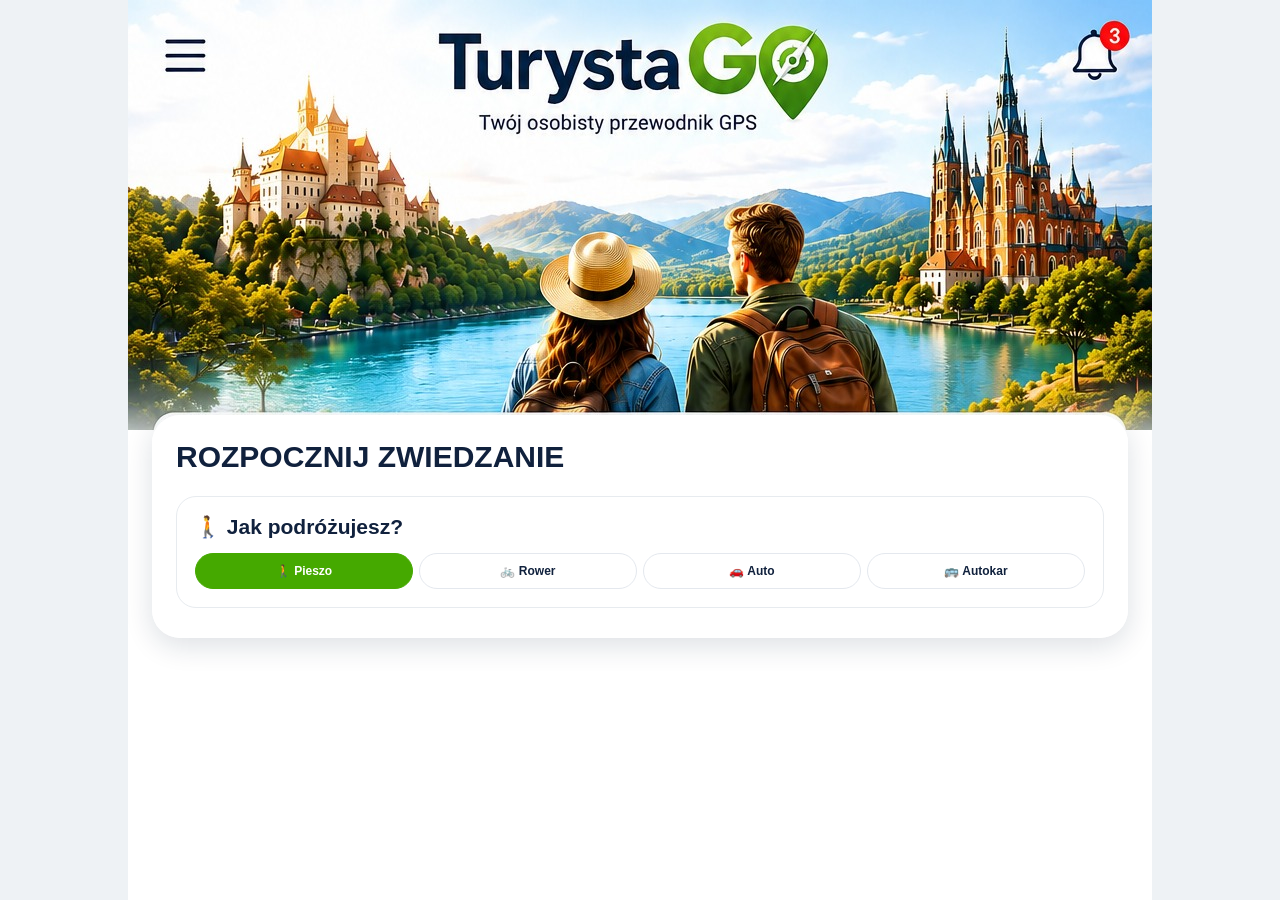
<file: rozpocznij-zwiedzanie-TurystaGo.html>
<!DOCTYPE html><html lang="pl"><head><meta charset="UTF-8"><meta name="viewport" content="width=device-width,initial-scale=1"><title>TurystaGo – Rozpocznij zwiedzanie</title>
<style>
:root{--navy:#10213d;--green:#45a900;--green2:#318b00;--purple:#8b2de2;--orange:#f39a00;--blue:#1976e8;--line:#e4e8ee}
*{box-sizing:border-box}body{margin:0;background:#eef2f5;color:var(--navy);font-family:Arial,Helvetica,sans-serif}.app{max-width:1024px;margin:auto;background:#fff;min-height:100vh;overflow:hidden}
.hero{height:430px;background:url("[data-uri]") center top/cover no-repeat}.panel{position:relative;margin:-15px 24px 28px;background:rgba(255,255,255,.98);border-radius:28px;box-shadow:0 8px 28px #10213d24;padding:25px 24px 30px}
.top{display:flex;justify-content:space-between;align-items:center;gap:14px;margin-bottom:22px}.title{display:flex;align-items:center;gap:14px}.pin{font-size:42px;color:var(--purple)}h1{margin:0;font-size:30px}.subtitle{margin-top:5px;font-size:18px;color:#2e3746}.myplans{border:1px solid #e1e5e9;background:#fff;border-radius:22px;padding:12px 19px;font-size:17px;font-weight:800;color:var(--navy);box-shadow:0 2px 8px #00000010;cursor:pointer}.myplans span{color:var(--green);font-size:23px}
.section{padding:22px 0;border-top:1px solid #edf0f3}.section:first-of-type{border-top:0}h2{margin:0 0 14px;font-size:21px}label{display:block;margin:10px 0 6px;font-size:14px;font-weight:800}input,select{width:100%;min-height:50px;padding:11px 14px;border:1.5px solid #d5dce5;border-radius:15px;background:#fff;color:var(--navy);font-size:16px;outline:none}input:focus,select:focus{border-color:var(--green);box-shadow:0 0 0 3px #45a90018}.grid{display:grid;grid-template-columns:1fr 1fr;gap:12px}.btn{min-height:48px;padding:12px 18px;border-radius:16px;border:0;font-size:15px;font-weight:800;cursor:pointer}.full{width:100%;margin-top:12px}.primary,.green{background:var(--green);color:#fff}.primary:hover,.green:hover{background:var(--green2)}.secondary{background:#f7f8fa;color:var(--navy);border:1px solid #dfe4e9}.check{display:flex;align-items:center;gap:11px;font-size:16px}.check input{width:22px;min-height:22px;accent-color:var(--green)}
.notice{display:none;margin-top:12px;padding:13px 14px;border-radius:14px;background:#edf9e9;color:#2f7f00;font-weight:800}.dropdown{width:100%;text-align:left;background:#fff;border:1px solid #dfe4e9;box-shadow:0 2px 8px #00000008}.useful{display:none;padding-top:7px}.item{padding:15px 0;border-top:1px solid #edf0f3}.modes{display:grid;grid-template-columns:repeat(3,1fr);gap:8px;margin-top:9px}.mode{min-height:43px;padding:8px 5px;border:1px solid #d8dee6;border-radius:12px;background:#fff;font-size:12px;font-weight:800;cursor:pointer}.mode.active{border-color:var(--green);background:#edf9e9;color:#318000}.sub{display:none;margin-top:9px}.summary{background:#f8fafb;border:1px solid #e7ebef;border-radius:20px;padding:17px}.summary p{font-size:14px;margin:7px 0}.ancestor{background:#fffaf0;border:1px solid #ffd88c;border-radius:20px}.ancestor h2{color:#d98200}.actions{display:grid;grid-template-columns:1fr 1.25fr 1.25fr;gap:10px}.lock{font-size:12px;color:#737d8b;margin-top:9px;text-align:center}
.modal{display:none;position:fixed;inset:0;background:#10213d88;z-index:20;align-items:center;justify-content:center;padding:18px}.modalbox{width:min(470px,100%);background:#fff;border-radius:24px;padding:24px;box-shadow:0 15px 50px #0005}.modalbox h3{font-size:23px;margin:0 0 10px}.modalbox p{line-height:1.45}.close{float:right;border:0;border-radius:50%;width:34px;height:34px;background:#f1f3f5;font-size:20px;cursor:pointer}.planopt{padding:13px;border:1px solid #dfe4e9;border-radius:15px;margin-top:9px;font-weight:800;cursor:pointer}.planopt:hover{border-color:var(--green);background:#f2faee}
@media(max-width:650px){.hero{height:290px}.panel{margin:-7px 10px 16px;padding:20px 15px}.top{align-items:flex-start}h1{font-size:22px}.subtitle{font-size:14px}.pin{font-size:31px}.myplans{font-size:13px;padding:10px}.grid,.actions{grid-template-columns:1fr}.modes{grid-template-columns:1fr 1fr 1fr}}

.card{background:#fff;border:1px solid #e7ebef;border-radius:20px;padding:18px;margin-top:14px}
.chips{display:flex;gap:8px;flex-wrap:wrap;margin-top:10px}
.chip{border:1px solid var(--line);background:#fff;color:var(--navy);border-radius:999px;padding:10px 14px;font-weight:700;cursor:pointer}
.chip.active{background:var(--green);color:#fff;border-color:var(--green)}
</style><script>
let transportMode='Pieszo';
function transport(btn,v){
  document.querySelectorAll('#transport .chip').forEach(x=>x.classList.remove('active'));
  btn.classList.add('active');
  transportMode=v;
}
</script>

<style>
#transport { display:flex; flex-wrap:nowrap; gap:6px; }
#transport .chip { flex:1 1 0; min-width:0; padding:10px 5px; font-size:12px; white-space:nowrap; }
</style>
</head>
<body>
<div class="app">
  <div class="hero"></div>
  <div class="panel">
    <div class="top">
      <h1>ROZPOCZNIJ ZWIEDZANIE</h1>
    </div>

    <section class="card">
      <h2>🚶 Jak podróżujesz?</h2>
      <div class="chips" id="transport">
        <button class="chip active" onclick="transport(this,'Pieszo')">🚶 Pieszo</button>
        <button class="chip" onclick="transport(this,'Rower')">🚲 Rower</button>
        <button class="chip" onclick="transport(this,'Auto')">🚗 Auto</button>
        <button class="chip" onclick="transport(this,'Autokar')">🚌 Autokar</button>
      </div>
    </section>
  </div>
</div>
</body>
</html>
</file>
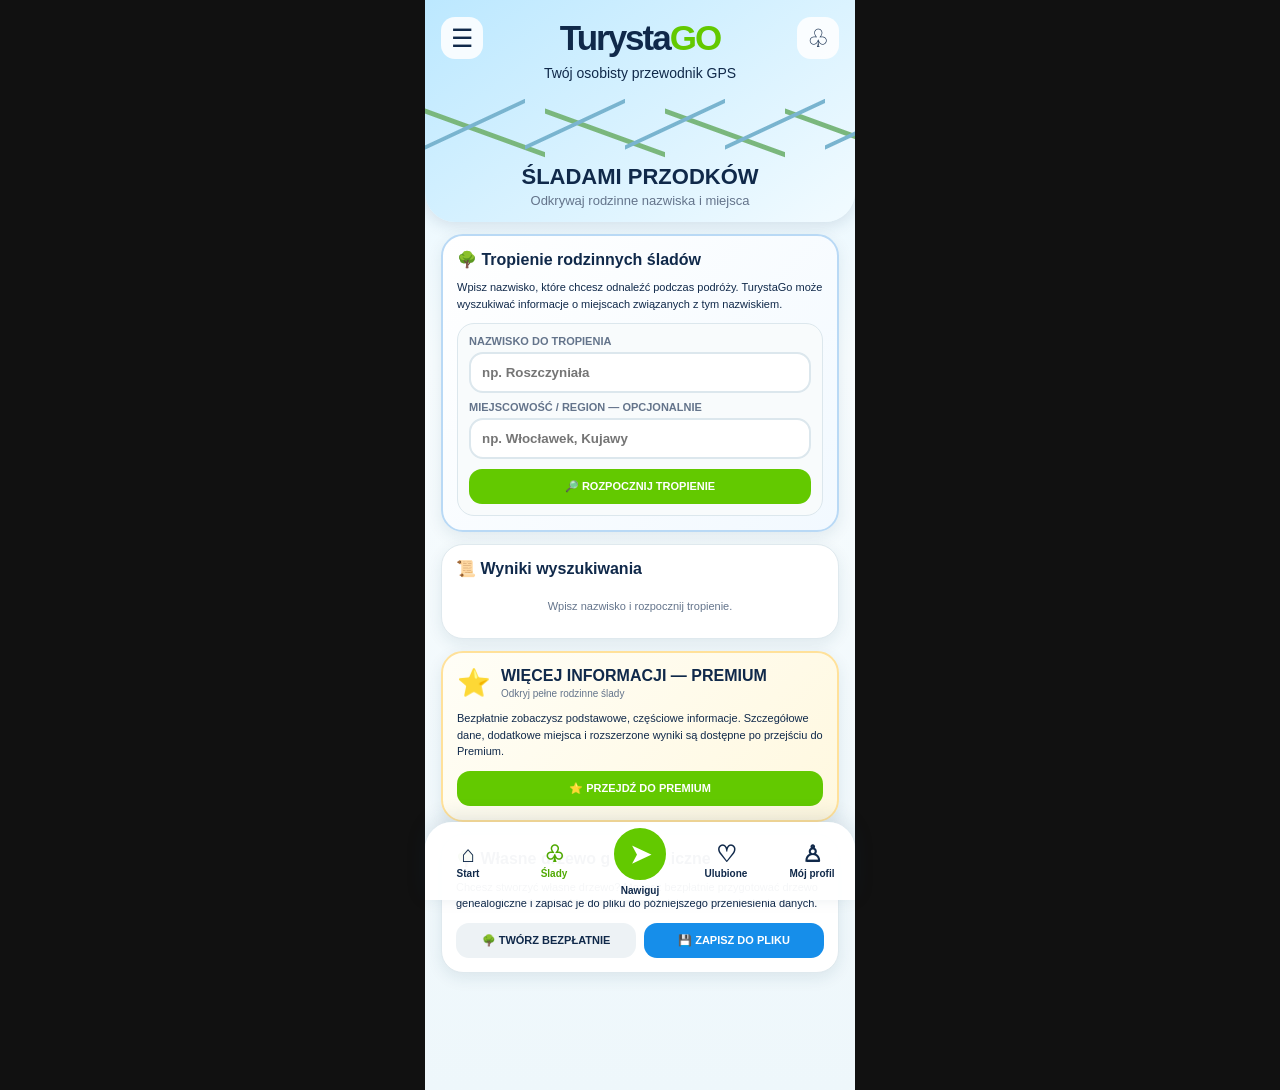
<file: sladami-przodkow.html>
<!doctype html>
<html lang="pl">
<head>
<meta charset="utf-8">
<meta name="viewport" content="width=device-width,initial-scale=1">
<title>TurystaGo – Śladami przodków</title>
<style>
*{box-sizing:border-box}
body{margin:0;background:#111;font-family:Arial,sans-serif;color:#10294a}
.app{width:min(430px,100%);min-height:100vh;margin:auto;background:linear-gradient(#dff4ff,#f7fcfe 360px,#eef7fb);overflow:hidden}
.header{padding:17px 16px 14px;background:linear-gradient(145deg,#bce8ff,#f2fbff);border-radius:0 0 30px 30px;box-shadow:0 4px 15px #183b5520}
.top{display:flex;align-items:center;justify-content:space-between}
.icon{width:42px;height:42px;border:0;border-radius:14px;background:#ffffffdd;color:#10294a;font-size:25px}
.logo{font-size:35px;font-weight:900;letter-spacing:-2px}.logo b{color:#63c900}
.subtitle{text-align:center;font-size:14px;margin-top:6px}
.art{height:72px;margin:8px -16px 0;background:linear-gradient(155deg,transparent 43%,#79b4cf 44% 47%,transparent 48%) 0 10px/100px 60px repeat-x,linear-gradient(200deg,transparent 43%,#7ab77d 44% 48%,transparent 49%) 0 18px/120px 60px repeat-x}
.title{text-align:center;font-size:22px;font-weight:900;margin:3px 0}.sub{text-align:center;color:#64748b;font-size:13px}
.content{padding:12px 16px 105px}
.card{background:#fff;border:1px solid #dfe9ee;border-radius:22px;padding:14px;margin-bottom:12px;box-shadow:0 5px 16px #183b5518}
h2{font-size:16px;margin:0 0 10px}label{font-size:11px;font-weight:800;color:#64748b;display:block;margin-bottom:5px}
input,select{width:100%;border:2px solid #dce7ed;border-radius:14px;padding:11px;background:#fff;color:#10294a;font-weight:700}
.row{display:flex;gap:8px}.loc{width:48px;border:0;border-radius:14px;background:#63c900;color:#fff;font-size:21px}
.btn{border:0;border-radius:13px;padding:11px 12px;font-size:11px;font-weight:900;cursor:pointer}
.green{background:#63c900;color:#fff}.blue{background:#168eea;color:#fff}.light{background:#edf2f5;color:#10294a}
.hero{border:2px solid #b9d9f5;background:linear-gradient(135deg,#fff,#f2f9ff)}
.searchbox{background:#f8fbfc;border:1px solid #dce7ed;border-radius:17px;padding:11px}
.result{border:1px solid #dfe9ee;border-radius:17px;padding:12px;margin-top:9px;background:#fff}
.resulthead{display:flex;gap:10px;align-items:center}.rIcon{width:43px;height:43px;border-radius:14px;background:#eaf8dc;display:flex;align-items:center;justify-content:center;font-size:23px;flex:none}
.rname{font-size:13px;font-weight:900}.meta{font-size:10px;color:#64748b;margin-top:4px}
.partial{margin-top:10px;background:#f7fafb;border-radius:13px;padding:9px;font-size:11px;line-height:1.5}
.locked{margin-top:9px;border:1px dashed #cbd5e1;background:#f8fafc;border-radius:13px;padding:10px;font-size:11px;cursor:pointer}
.locked b{color:#168eea}.premium{border:2px solid #ffe19a;background:linear-gradient(135deg,#fffef7,#fff8df)}
.badge{display:inline-block;background:#ffc400;color:#10294a;border-radius:9px;padding:4px 7px;font-size:9px;font-weight:900}
.notice{background:#fff8df;border-left:5px solid #ffc400;border-radius:13px;padding:10px;font-size:11px;line-height:1.45}
.empty{text-align:center;color:#64748b;font-size:11px;padding:12px}
.saved{border:2px solid #cdebb7;background:#f7fff1}
.bottom{position:fixed;bottom:0;width:min(430px,100%);height:78px;background:#fffffff5;border-radius:27px 27px 0 0;box-shadow:0 -5px 20px #183b5520;display:grid;grid-template-columns:repeat(5,1fr);z-index:10;padding-bottom:5px}
.nav{border:0;background:none;font-size:10px;font-weight:800;color:#10294a}.nav span{display:block;font-size:23px}.active{color:#4fa900}
.center{width:62px;height:62px;border-radius:50%;border:5px solid white;background:#63c900;color:white;font-size:25px;margin:auto;display:flex;align-items:center;justify-content:center}
.toast{position:fixed;z-index:60;bottom:88px;left:50%;transform:translate(-50%,20px);opacity:0;background:#10294a;color:white;border-radius:14px;padding:11px 15px;width:min(390px,90%);font-size:12px;font-weight:700;transition:.25s;text-align:center}
.toast.show{opacity:1;transform:translate(-50%,0)}
.modal{display:none;position:fixed;z-index:50;inset:0;background:#10294a66;align-items:flex-end}.modal.show{display:flex}
.modalbox{background:white;width:min(430px,100%);border-radius:28px 28px 0 0;padding:18px;max-height:88vh;overflow:auto}
.close{float:right;border:0;border-radius:50%;width:35px;height:35px;font-size:20px}
.profileItem{background:#f8fbfc;border:1px solid #e1eaee;border-radius:15px;padding:11px;margin-top:8px}
</style>
</head>
<body>
<div class="app">
<header class="header">
  <div class="top">
    <button class="icon" onclick="toast('Menu TurystaGo')">☰</button>
    <div class="logo">Turysta<b>G</b><b>O</b></div>
    <button class="icon" onclick="toast('Powiadomienia TurystaGo')">♧</button>
  </div>
  <div class="subtitle">Twój osobisty przewodnik GPS</div>
  <div class="art"></div>
  <div class="title">ŚLADAMI PRZODKÓW</div>
  <div class="sub">Odkrywaj rodzinne nazwiska i miejsca</div>
</header>

<main class="content">

<section class="card hero">
  <h2>🌳 Tropienie rodzinnych śladów</h2>
  <p style="font-size:11px;line-height:1.5;margin-top:0">
    Wpisz nazwisko, które chcesz odnaleźć podczas podróży. TurystaGo może wyszukiwać
    informacje o miejscach związanych z tym nazwiskiem.
  </p>
  <div class="searchbox">
    <label>NAZWISKO DO TROPIENIA</label>
    <input id="surname" placeholder="np. Roszczyniała" autocomplete="family-name">
    <div style="height:8px"></div>
    <label>MIEJSCOWOŚĆ / REGION — OPCJONALNIE</label>
    <input id="region" placeholder="np. Włocławek, Kujawy">
    <button class="btn green" style="width:100%;margin-top:10px" onclick="searchSurname()">🔎 ROZPOCZNIJ TROPIENIE</button>
  </div>
</section>

<section id="savedCard" class="card saved" style="display:none">
  <h2>💾 Zapisane w Mój profil</h2>
  <div id="savedText" style="font-size:11px"></div>
  <button class="btn light" style="width:100%;margin-top:9px" onclick="openProfile()">👤 OTWÓRZ MÓJ PROFIL</button>
</section>

<section class="card">
  <h2>📜 Wyniki wyszukiwania</h2>
  <div id="results" class="empty">Wpisz nazwisko i rozpocznij tropienie.</div>
</section>

<section class="card premium">
  <div style="display:flex;align-items:center;gap:10px">
    <div style="font-size:27px">⭐</div>
    <div><b>WIĘCEJ INFORMACJI — PREMIUM</b>
      <div style="font-size:10px;color:#64748b;margin-top:3px">Odkryj pełne rodzinne ślady</div>
    </div>
  </div>
  <p style="font-size:11px;line-height:1.5">
    Bezpłatnie zobaczysz podstawowe, częściowe informacje. Szczegółowe dane,
    dodatkowe miejsca i rozszerzone wyniki są dostępne po przejściu do Premium.
  </p>
  <button class="btn green" style="width:100%" onclick="premiumPrompt()">⭐ PRZEJDŹ DO PREMIUM</button>
</section>

<section class="card">
  <h2>🌳 Własne drzewo genealogiczne</h2>
  <p style="font-size:11px;line-height:1.5">
    Chcesz stworzyć własne drzewo? Możesz bezpłatnie przygotować drzewo genealogiczne
    i zapisać je do pliku do późniejszego przeniesienia danych.
  </p>
  <div class="row">
    <button class="btn light" style="flex:1" onclick="toast('Moduł własnego drzewa genealogicznego zostanie podłączony.')">🌳 TWÓRZ BEZPŁATNIE</button>
    <button class="btn blue" style="flex:1" onclick="exportTree()">💾 ZAPISZ DO PLIKU</button>
  </div>
</section>

</main>

<nav class="bottom">
  <button class="nav" onclick="home()"><span>⌂</span>Start</button>
  <button class="nav active"><span>♧</span>Ślady</button>
  <button class="nav" onclick="toast('Nawigacja TurystaGo')"><div class="center">➤</div>Nawiguj</button>
  <button class="nav" onclick="toast('Ulubione')"><span>♡</span>Ulubione</button>
  <button class="nav" onclick="openProfile()"><span>♙</span>Mój profil</button>
</nav>

<div id="toast" class="toast"></div>

<div id="premiumModal" class="modal" onclick="if(event.target===this)closePremium()">
  <div class="modalbox">
    <button class="close" onclick="closePremium()">×</button>
    <h2>⭐ Przejdź do Premium</h2>
    <div class="notice">
      <b>Ta informacja jest zablokowana.</b><br>
      W bezpłatnej wersji TurystaGo pokazuje tylko częściowe informacje o znalezionym śladzie.
      Pełne dane wymagają aktywnego Premium.
    </div>
    <div class="profileItem"><b>W Premium otrzymasz m.in.:</b>
      <div style="font-size:11px;line-height:1.6;margin-top:6px">
        • rozszerzone informacje o nazwisku<br>
        • więcej miejsc związanych z rodziną<br>
        • szczegółowe daty i powiązania<br>
        • możliwość dokładniejszego tropienia podczas podróży
      </div>
    </div>
    <button class="btn green" style="width:100%;margin-top:10px" onclick="activatePremium()">⭐ AKTYWUJ PREMIUM</button>
    <div style="font-size:9px;color:#64748b;text-align:center;margin-top:7px">
      Płatność zostanie podłączona do właściwego systemu Premium.
    </div>
  </div>
</div>

<div id="profileModal" class="modal" onclick="if(event.target===this)closeProfile()">
  <div class="modalbox">
    <button class="close" onclick="closeProfile()">×</button>
    <h2>👤 Mój profil</h2>
    <p style="font-size:11px;color:#64748b">Twoje zapisane ślady rodzinne.</p>
    <div id="profileContent"></div>
  </div>
</div>

<script>
function toast(t){
  const x=document.getElementById('toast');
  x.textContent=t;x.classList.add('show');
  clearTimeout(window.tt);
  window.tt=setTimeout(()=>x.classList.remove('show'),2800);
}
function home(){location.href='index.html'}

function isPremium(){
  return localStorage.getItem('turystagoPremium')==='1';
}

function searchSurname(){
  const surname=document.getElementById('surname').value.trim();
  const region=document.getElementById('region').value.trim();
  if(!surname){toast('Wpisz nazwisko do tropienia.');return;}

  const safeSurname=surname.replace(/[<>&"]/g,'');
  const safeRegion=(region||'Polska').replace(/[<>&"]/g,'');

  /*
   * DEMO: ten ekran pokazuje przykładowy sposób prezentacji wyników.
   * Prawdziwe wyszukiwanie wymaga podłączenia bazy danych/API genealogicznego.
   */
  const results=[
    {icon:'📍',title:'Możliwy ślad miejscowości',meta:safeRegion,
     text:'Nazwisko „'+safeSurname+'” może być powiązane z tym regionem. Dostępne są podstawowe informacje o lokalizacji.'},
    {icon:'⛪',title:'Możliwy ślad parafialny',meta:'Informacja częściowa',
     text:'Wynik wskazuje możliwość występowania dokumentów lub zapisów związanych z tym nazwiskiem.'},
    {icon:'📜',title:'Ślad historyczny nazwiska',meta:'Informacja częściowa',
     text:'TurystaGo znalazło potencjalny materiał do dalszego sprawdzenia.'}
  ];

  document.getElementById('results').innerHTML=results.map((r,i)=>`
    <div class="result">
      <div class="resulthead">
        <div class="rIcon">${r.icon}</div>
        <div><div class="rname">${r.title}</div><div class="meta">${r.meta}</div></div>
      </div>
      <div class="partial">${r.text}</div>
      <div class="locked" onclick="showLocked(${i})">
        🔒 <b>POKAŻ WIĘCEJ DANYCH</b><br>
        <span style="font-size:10px;color:#64748b">Szczegóły dostępne w Premium</span>
      </div>
    </div>`).join('');

  saveSurname(safeSurname,safeRegion);
  toast('Znaleziono częściowe informacje dla: '+safeSurname);
}

function saveSurname(surname,region){
  const item={surname,region,date:new Date().toISOString()};
  localStorage.setItem('turystagoAncestor',JSON.stringify(item));
  document.getElementById('savedCard').style.display='block';
  document.getElementById('savedText').innerHTML=
    '<b>🌳 '+surname+'</b><div style="font-size:10px;color:#64748b;margin-top:4px">'+region+
    '</div><div style="font-size:10px;color:#64748b;margin-top:4px">Nazwisko zapisane w Twoim profilu.</div>';
}

function showLocked(){
  if(!isPremium()){
    document.getElementById('premiumModal').classList.add('show');
    toast('Pełne informacje są dostępne w Premium.');
    return;
  }
  toast('Pełne dane zostaną pobrane po podłączeniu bazy genealogicznej.');
}

function premiumPrompt(){
  document.getElementById('premiumModal').classList.add('show');
}
function closePremium(){document.getElementById('premiumModal').classList.remove('show')}
function activatePremium(){
  localStorage.setItem('turystagoPremium','1');
  closePremium();
  toast('Premium aktywowane w wersji demonstracyjnej.');
}

function openProfile(){
  const box=document.getElementById('profileContent');
  let a=null;
  try{a=JSON.parse(localStorage.getItem('turystagoAncestor')||'null')}catch(e){}
  if(!a){
    box.innerHTML='<div class="empty">Nie masz jeszcze zapisanych śladów rodzinnych.</div>';
  }else{
    box.innerHTML=`
      <div class="profileItem">
        <b>🌳 ${a.surname}</b>
        <div style="font-size:10px;color:#64748b;margin-top:5px">📍 ${a.region||'Polska'}</div>
        <button class="btn green" style="width:100%;margin-top:9px" onclick="loadSaved()">🔎 OTWÓRZ TROPIENIE</button>
      </div>`;
  }
  document.getElementById('profileModal').classList.add('show');
}
function closeProfile(){document.getElementById('profileModal').classList.remove('show')}
function loadSaved(){
  let a=JSON.parse(localStorage.getItem('turystagoAncestor')||'null');
  if(!a)return;
  document.getElementById('surname').value=a.surname||'';
  document.getElementById('region').value=a.region||'';
  closeProfile();searchSurname();
}
function exportTree(){
  const data={type:'TurystaGo – Ślady przodków',ancestor:JSON.parse(localStorage.getItem('turystagoAncestor')||'null'),exported:new Date().toISOString()};
  const blob=new Blob([JSON.stringify(data,null,2)],{type:'application/json'});
  const url=URL.createObjectURL(blob),a=document.createElement('a');
  a.href=url;a.download='turystago-slady-przodkow.json';a.click();URL.revokeObjectURL(url);
  toast('Zapisano plik danych.');
}

  // ===============================
// ŚLADAMI PRZODKÓW – TURYSTAGO
// ===============================

function isAncestorPremium(){
    return localStorage.getItem('turystagoPremium') === '1';
}

// Ustalenie zakresu wyszukiwania
function setAncestorSearchRange(){
    const range = document.getElementById('ancestorRange');

    if(!range) return;

    const value = range.value;

    localStorage.setItem('turystagoAncestorRange', value);

    if(typeof toast === 'function'){
        toast('Zakres wyszukiwania zapisany.');
    }
}

// Wyszukiwanie śladów
function searchAncestors(){
    const surname = document.getElementById('ancestorSurname')?.value.trim() || '';
    const place = document.getElementById('ancestorPlace')?.value.trim() || '';
    const range = document.getElementById('ancestorRange')?.value || '50';

    if(!surname && !place){
        if(typeof toast === 'function'){
            toast('Podaj nazwisko lub miejscowość.');
        }
        return;
    }

    const result = {
        id: Date.now(),
        surname: surname,
        place: place,
        range: range,
        date: new Date().toISOString()
    };

    localStorage.setItem(
        'turystagoAncestorLastSearch',
        JSON.stringify(result)
    );

    showAncestorBasicResult(result);
}

// Podstawowe informacje – dostępne przed Premium
function showAncestorBasicResult(result){

    const box = document.getElementById('ancestorResults');

    if(!box) return;

    box.innerHTML = `
        <div class="ancestor-result">
            <h3>Możliwy ślad przodków</h3>

            ${result.surname
                ? `<p><strong>Nazwisko:</strong> ${result.surname}</p>`
                : ''}

            ${result.place
                ? `<p><strong>Miejscowość:</strong> ${result.place}</p>`
                : ''}

            <p><strong>Zakres:</strong> ${result.range} km</p>

            <p>
                Znaleziono potencjalne miejsca i osoby
                wymagające dalszej weryfikacji.
            </p>

            <button onclick="saveAncestorTrace()">
                ZAPISZ ŚLAD
            </button>

            <button onclick="openAncestorDetails(${result.id})">
                ODKRYJ WIĘCEJ
            </button>
        </div>
    `;
}

// Zapis wyniku
function saveAncestorTrace(){

    const result = localStorage.getItem(
        'turystagoAncestorLastSearch'
    );

    if(!result){
        if(typeof toast === 'function'){
            toast('Brak wyniku do zapisania.');
        }
        return;
    }

    let saved = JSON.parse(
        localStorage.getItem('turystagoAncestorSaved') || '[]'
    );

    const item = JSON.parse(result);

    if(!saved.some(x => x.id === item.id)){
        saved.push(item);
    }

    localStorage.setItem(
        'turystagoAncestorSaved',
        JSON.stringify(saved)
    );

    if(typeof toast === 'function'){
        toast('Ślad został zapisany.');
    }
}

// Szczegóły – Premium
function openAncestorDetails(id){

    if(!isAncestorPremium()){

        if(typeof openPremium === 'function'){
            openPremium();
        }

        if(typeof toast === 'function'){
            toast(
                'Pełne informacje o śladzie są dostępne w Premium.'
            );
        }

        return;
    }

    showFullAncestorTrace(id);
}

// Pełny ślad dla Premium
function showFullAncestorTrace(id){

    const box = document.getElementById('ancestorResults');

    if(!box) return;

    box.innerHTML = `
        <div class="ancestor-result ancestor-premium">

            <h3>PEŁNY ŚLAD PRZODKA</h3>

            <p><strong>Status:</strong> Premium</p>

            <p>
                Dostępne są rozszerzone informacje dotyczące
                odnalezionego śladu.
            </p>

            <div class="ancestor-premium-functions">

                <button onclick="showAncestorSources(${id})">
                    ŹRÓDŁA
                </button>

                <button onclick="showAncestorConnections(${id})">
                    POWIĄZANIA RODZINNE
                </button>

                <button onclick="showAncestorMap(${id})">
                    POKAŻ NA MAPIE
                </button>

                <button onclick="showAncestorGenerations(${id})">
                    KOLEJNE POKOLENIA
                </button>

            </div>

        </div>
    `;
}

// Funkcje Premium
function showAncestorSources(id){
    if(!isAncestorPremium()) return;
    toast('Źródła śladu zostaną wyświetlone.');
}

function showAncestorConnections(id){
    if(!isAncestorPremium()) return;
    toast('Powiązania rodzinne zostaną wyświetlone.');
}

function showAncestorMap(id){
    if(!isAncestorPremium()) return;
    toast('Mapa śladów przodków zostanie otwarta.');
}

function showAncestorGenerations(id){
    if(!isAncestorPremium()) return;
    toast('Zostaną wyszukane kolejne pokolenia.');
}

(function init(){
  try{
    const a=JSON.parse(localStorage.getItem('turystagoAncestor')||'null');
    if(a&&a.surname){
      document.getElementById('surname').value=a.surname;
      document.getElementById('region').value=a.region||'';
      document.getElementById('savedCard').style.display='block';
      document.getElementById('savedText').innerHTML='<b>🌳 '+a.surname+'</b><div style="font-size:10px;color:#64748b;margin-top:4px">'+(a.region||'Polska')+'</div>';
    }
  }catch(e){}
})();
</script>
</div>
</body>
</html>
</file>
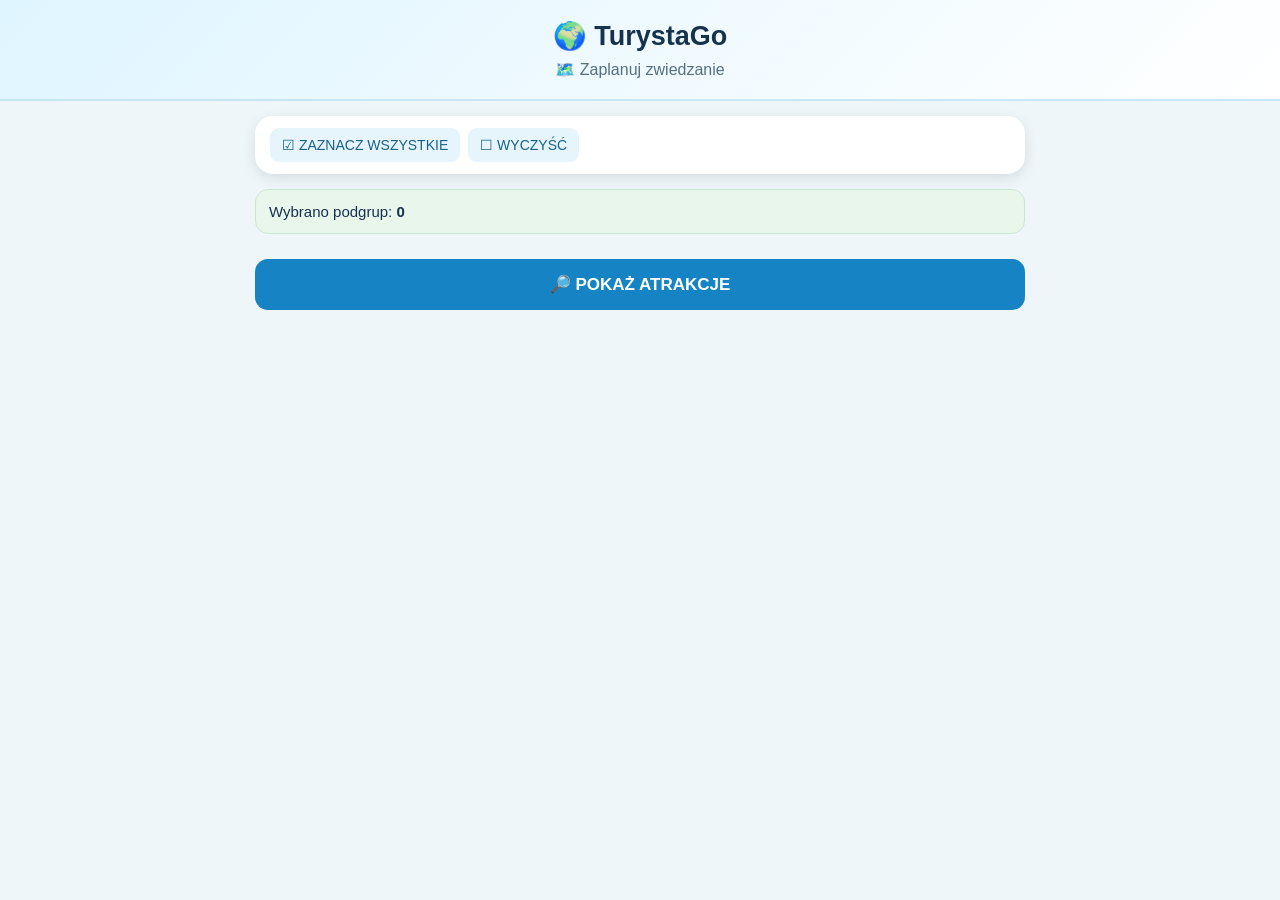
<file: Zap-zw.html>
<!DOCTYPE html>
<html lang="pl">

<head>

  <meta charset="UTF-8">

  <meta name="viewport"
        content="width=device-width, initial-scale=1.0">

  <title>TurystaGo – Zaplanuj</title>

  <style>

    * {
      box-sizing: border-box;
    }

    body {
      margin: 0;
      font-family: Arial, sans-serif;
      background: #eef6fa;
      color: #17324d;
    }

    header {
      background: linear-gradient(135deg, #dff5ff, #ffffff);
      padding: 20px 15px;
      text-align: center;
      border-bottom: 2px solid #c8e7f5;
    }

    header h1 {
      margin: 0;
      font-size: 27px;
    }

    header p {
      margin: 8px 0 0;
      color: #557080;
    }

    .container {
      width: 100%;
      max-width: 800px;
      margin: auto;
      padding: 15px;
    }

    .card {
      background: white;
      border-radius: 18px;
      margin-bottom: 15px;
      box-shadow: 0 4px 14px rgba(0,0,0,0.10);
      overflow: hidden;
    }

    .group-header {
      width: 100%;
      border: none;
      background: white;
      padding: 18px;
      text-align: left;
      font-size: 18px;
      font-weight: bold;
      color: #17324d;
      display: flex;
      align-items: center;
      justify-content: space-between;
      cursor: pointer;
    }

    .group-header:hover {
      background: #f5fbfe;
    }

    .group-title {
      display: flex;
      align-items: center;
      gap: 10px;
    }

    .arrow {
      font-size: 18px;
      transition: transform 0.2s;
    }

    .group.open .arrow {
      transform: rotate(180deg);
    }

    .subgroups {
      display: none;
      padding: 0 15px 15px;
      border-top: 1px solid #e6eef2;
    }

    .group.open .subgroups {
      display: block;
    }

    .subgroup {
      display: flex;
      align-items: center;
      gap: 10px;
      padding: 13px 8px;
      border-bottom: 1px solid #edf2f4;
      cursor: pointer;
    }

    .subgroup:last-child {
      border-bottom: none;
    }

    .subgroup input {
      width: 20px;
      height: 20px;
      accent-color: #1683c4;
    }

    .subgroup-icon {
      font-size: 22px;
    }

    .subgroup-name {
      flex: 1;
      font-size: 16px;
    }

    .tools {
      display: flex;
      gap: 8px;
      padding: 12px 15px;
      flex-wrap: wrap;
    }

    .small-button {
      border: none;
      border-radius: 9px;
      padding: 9px 12px;
      background: #e6f4fb;
      color: #17628a;
      cursor: pointer;
      font-size: 14px;
    }

    .main-button {
      width: 100%;
      border: none;
      border-radius: 13px;
      padding: 15px;
      background: #1683c4;
      color: white;
      font-size: 17px;
      font-weight: bold;
      cursor: pointer;
      margin: 10px 0;
    }

    .main-button:hover {
      background: #0f679b;
    }

    .selected-info {
      background: #e8f6ec;
      border: 1px solid #c9e8d1;
      border-radius: 13px;
      padding: 13px;
      margin-bottom: 15px;
      font-size: 15px;
    }

    #wyniki {
      margin-top: 20px;
    }

    .wynik {
      background: white;
      border-radius: 17px;
      padding: 17px;
      margin-bottom: 14px;
      box-shadow: 0 3px 12px rgba(0,0,0,0.10);
    }

    .wynik h3 {
      margin: 0 0 8px;
      font-size: 20px;
    }

    .wynik p {
      margin: 8px 0;
      line-height: 1.5;
    }

    .meta {
      line-height: 1.8;
      font-size: 14px;
      color: #506675;
    }

    .add-button {
      width: 100%;
      margin-top: 12px;
      padding: 12px;
      border: none;
      border-radius: 10px;
      background: #27a35a;
      color: white;
      font-size: 15px;
      font-weight: bold;
      cursor: pointer;
    }

    .add-button.dodano {
      background: #777;
    }

    .empty {
      background: white;
      border-radius: 15px;
      padding: 20px;
      text-align: center;
      color: #687984;
    }

  </style>

</head>


<body>


<header>

  <h1>🌍 TurystaGo</h1>

  <p>🗺️ Zaplanuj zwiedzanie</p>

</header>


<div class="container">


  <div class="card">

    <div class="tools">

      <button class="small-button"
              onclick="zaznaczWszystkie()">
        ☑ ZAZNACZ WSZYSTKIE
      </button>

      <button class="small-button"
              onclick="wyczyscWszystkie()">
        ☐ WYCZYŚĆ
      </button>

    </div>

  </div>


  <div id="grupy"></div>


  <div class="selected-info">

    Wybrano podgrup:
    <strong id="licznik">0</strong>

  </div>


  <button class="main-button"
          onclick="pokazAtrakcje()">

    🔎 POKAŻ ATRAKCJE

  </button>


  <div id="wyniki"></div>


</div>


<!-- =====================================================
     NAJPIERW ŁADUJEMY BAZĘ ATRAKCJI
     ===================================================== -->

<script src="atrakcje.js"></script>


<script>

/* =====================================================
   WYŚWIETLENIE GRUP GŁÓWNYCH I PODGRUP
   ===================================================== */

const kontenerGrup = document.getElementById("grupy");


grupyAtrakcji.forEach(function(grupa) {

  const grupaElement = document.createElement("div");

  grupaElement.className = "card group";


  let podgrupyHTML = "";


  grupa.podgrupy.forEach(function(podgrupa) {

    podgrupyHTML += `

      <label class="subgroup">

        <input
          type="checkbox"
          class="podgrupa-checkbox"
          value="${podgrupa.id}"
          onchange="aktualizujLicznik()"
        >

        <span class="subgroup-icon">
          ${podgrupa.ikona}
        </span>

        <span class="subgroup-name">
          ${podgrupa.nazwa}
        </span>

      </label>

    `;

  });


  grupaElement.innerHTML = `

    <button
      class="group-header"
      onclick="otworzGrupe(this)"
    >

      <span class="group-title">

        <span>${grupa.ikona}</span>

        <span>${grupa.nazwa}</span>

      </span>

      <span class="arrow">▼</span>

    </button>


    <div class="subgroups">

      ${podgrupyHTML}

    </div>

  `;


  kontenerGrup.appendChild(grupaElement);

});


/* =====================================================
   OTWIERANIE GRUPY
   ===================================================== */

function otworzGrupe(button) {

  const grupa = button.parentElement;

  grupa.classList.toggle("open");

}


/* =====================================================
   LICZNIK ZAZNACZONYCH PODGRUP
   ===================================================== */

function aktualizujLicznik() {

  const zaznaczone =
    document.querySelectorAll(
      ".podgrupa-checkbox:checked"
    );

  document.getElementById("licznik").textContent =
    zaznaczone.length;

}


/* =====================================================
   ZAZNACZ WSZYSTKIE
   ===================================================== */

function zaznaczWszystkie() {

  document
    .querySelectorAll(".podgrupa-checkbox")
    .forEach(function(checkbox) {

      checkbox.checked = true;

    });

  aktualizujLicznik();

}


/* =====================================================
   WYCZYŚĆ
   ===================================================== */

function wyczyscWszystkie() {

  document
    .querySelectorAll(".podgrupa-checkbox")
    .forEach(function(checkbox) {

      checkbox.checked = false;

    });

  aktualizujLicznik();

}


/* =====================================================
   POKAŻ ATRAKCJE
   ===================================================== */

function pokazAtrakcje() {

  const zaznaczone = Array.from(

    document.querySelectorAll(
      ".podgrupa-checkbox:checked"
    )

  ).map(function(checkbox) {

    return checkbox.value;

  });


  const wyniki =
    document.getElementById("wyniki");


  if (zaznaczone.length === 0) {

    wyniki.innerHTML = `

      <div class="empty">

        ☝ Najpierw zaznacz przynajmniej
        jedną podgrupę atrakcji.

      </div>

    `;

    return;

  }


  const znalezione = atrakcje.filter(function(atrakcja) {

    return zaznaczone.includes(
      atrakcja.podgrupa
    );

  });


  if (znalezione.length === 0) {

    wyniki.innerHTML = `

      <div class="empty">

        🔎 Nie znaleziono jeszcze konkretnych
        atrakcji w wybranych podgrupach.

        <br><br>

        Baza będzie sukcesywnie uzupełniana.

      </div>

    `;

    return;

  }


  wyniki.innerHTML = "";


  znalezione.forEach(function(atrakcja) {

    const karta =
      document.createElement("div");

    karta.className = "wynik";


    karta.innerHTML = `

      <h3>
        ${atrakcja.ikona}
        ${atrakcja.nazwa}
      </h3>

      <p>
        ${atrakcja.opisPelny}
      </p>

      <div class="meta">

        ⭐ Ocena: ${atrakcja.ocena}<br>

        ⏱️ Czas: ${atrakcja.czasZwiedzania} min<br>

        💰 Cena: ${atrakcja.cena} zł<br>

        💳 Budżet: ${atrakcja.budzet}<br>

        👨‍👩‍👧 Wiek: ${atrakcja.wiekOd}+<br>

        📍 ${atrakcja.miasto}, ${atrakcja.kraj}

      </div>


      <button
        class="add-button"
        id="button-${atrakcja.id}"
        onclick="dodajDoPlanu('${atrakcja.id}')"
      >

        ➕ DODAJ DO MOJEGO PLANU

      </button>

    `;


    wyniki.appendChild(karta);

  });


  uzupelnijStatusDodanych();

}


/* =====================================================
   DODAJ DO MOJEGO PLANU
   ===================================================== */

function dodajDoPlanu(id) {

  const atrakcja =
    atrakcje.find(function(item) {

      return item.id === id;

    });


  if (!atrakcja) {
    return;
  }


  let mojPlan =
    JSON.parse(
      localStorage.getItem("turystago_moj_plan")
    ) || [];


  const juzJest =
    mojPlan.some(function(item) {

      return item.id === id;

    });


  if (juzJest) {

    alert(
      "Ta atrakcja jest już w Twoim planie."
    );

    return;

  }


  mojPlan.push(atrakcja);


  localStorage.setItem(
    "turystago_moj_plan",
    JSON.stringify(mojPlan)
  );


  const button =
    document.getElementById(
      "button-" + id
    );


  if (button) {

    button.textContent =
      "✓ DODANO DO MOJEGO PLANU";

    button.classList.add("dodano");

  }

}


/* =====================================================
   ODTWORZENIE STATUSU DODANYCH ATRAKCJI
   ===================================================== */

function uzupelnijStatusDodanych() {

  const mojPlan =
    JSON.parse(
      localStorage.getItem("turystago_moj_plan")
    ) || [];


  mojPlan.forEach(function(atrakcja) {

    const button =
      document.getElementById(
        "button-" + atrakcja.id
      );


    if (button) {

      button.textContent =
        "✓ DODANO DO MOJEGO PLANU";

      button.classList.add("dodano");

    }

  });

}

</script>


</body>
</html>
</file>
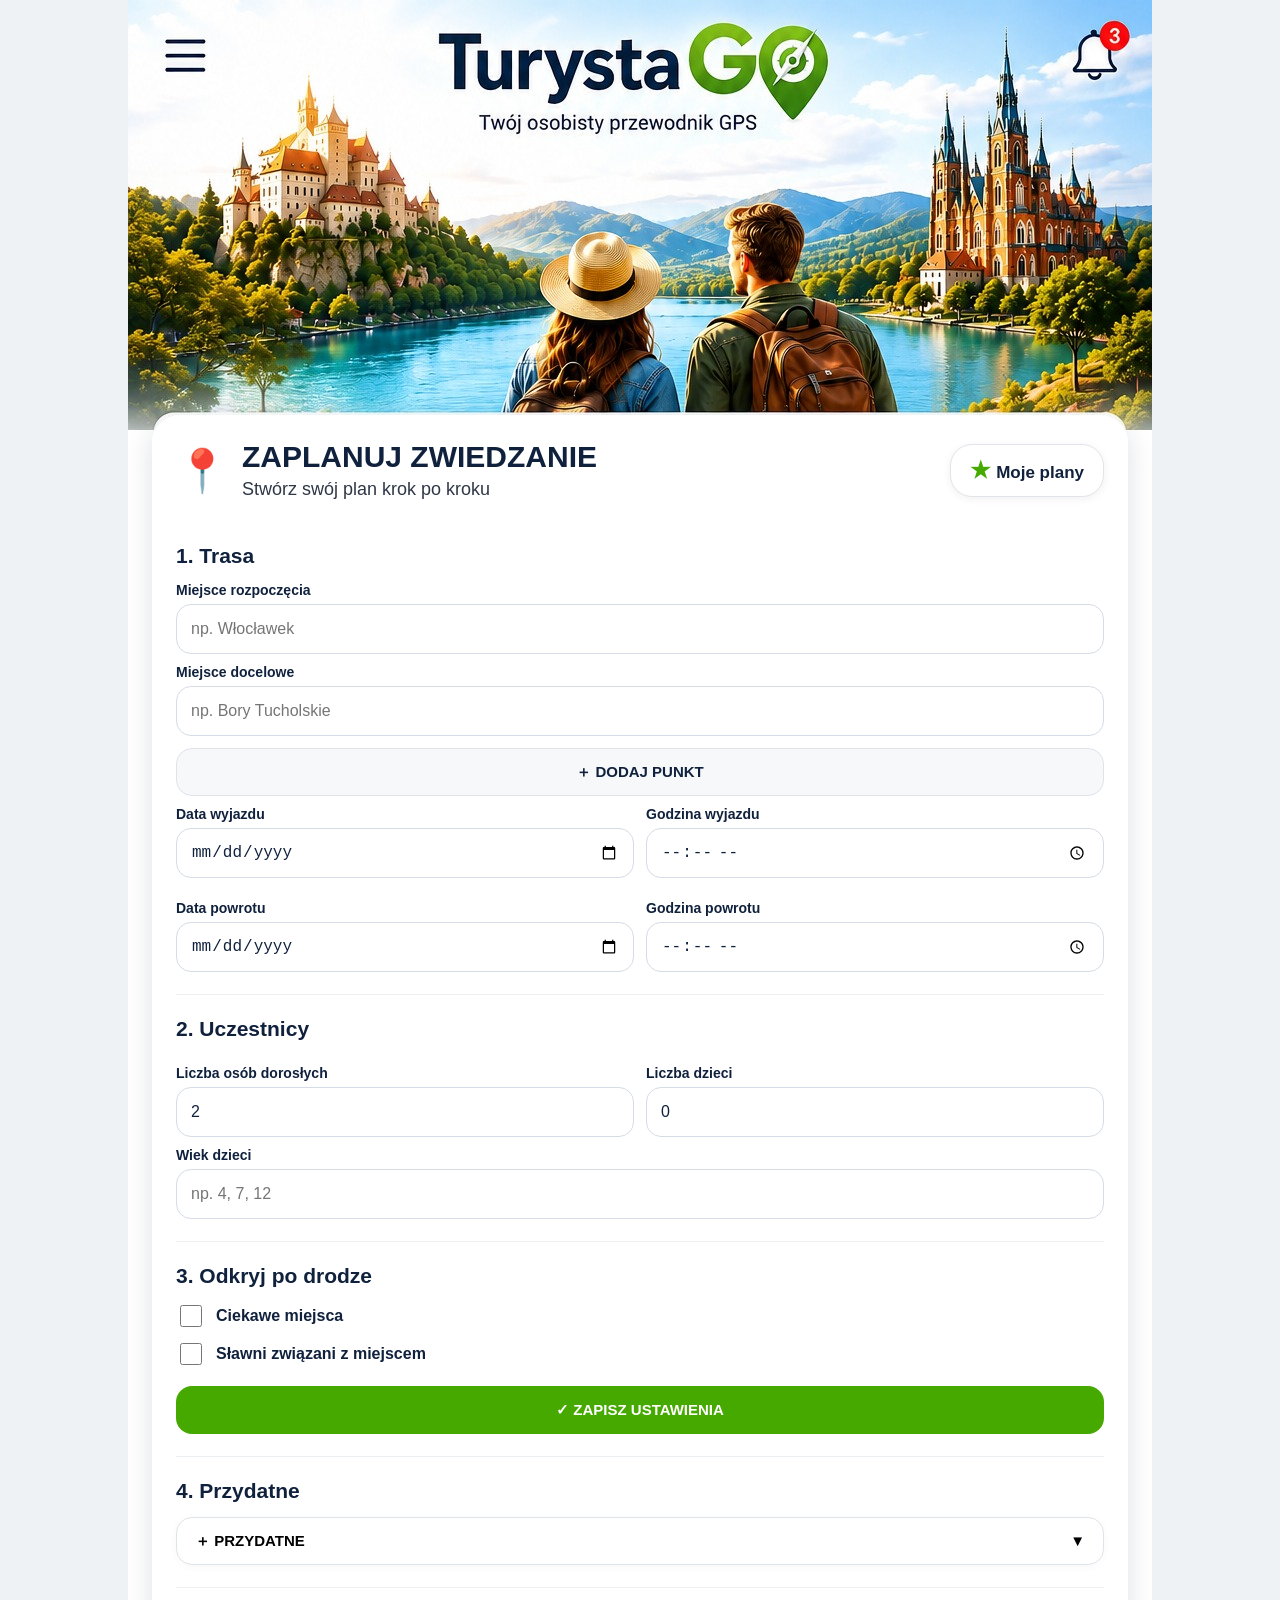
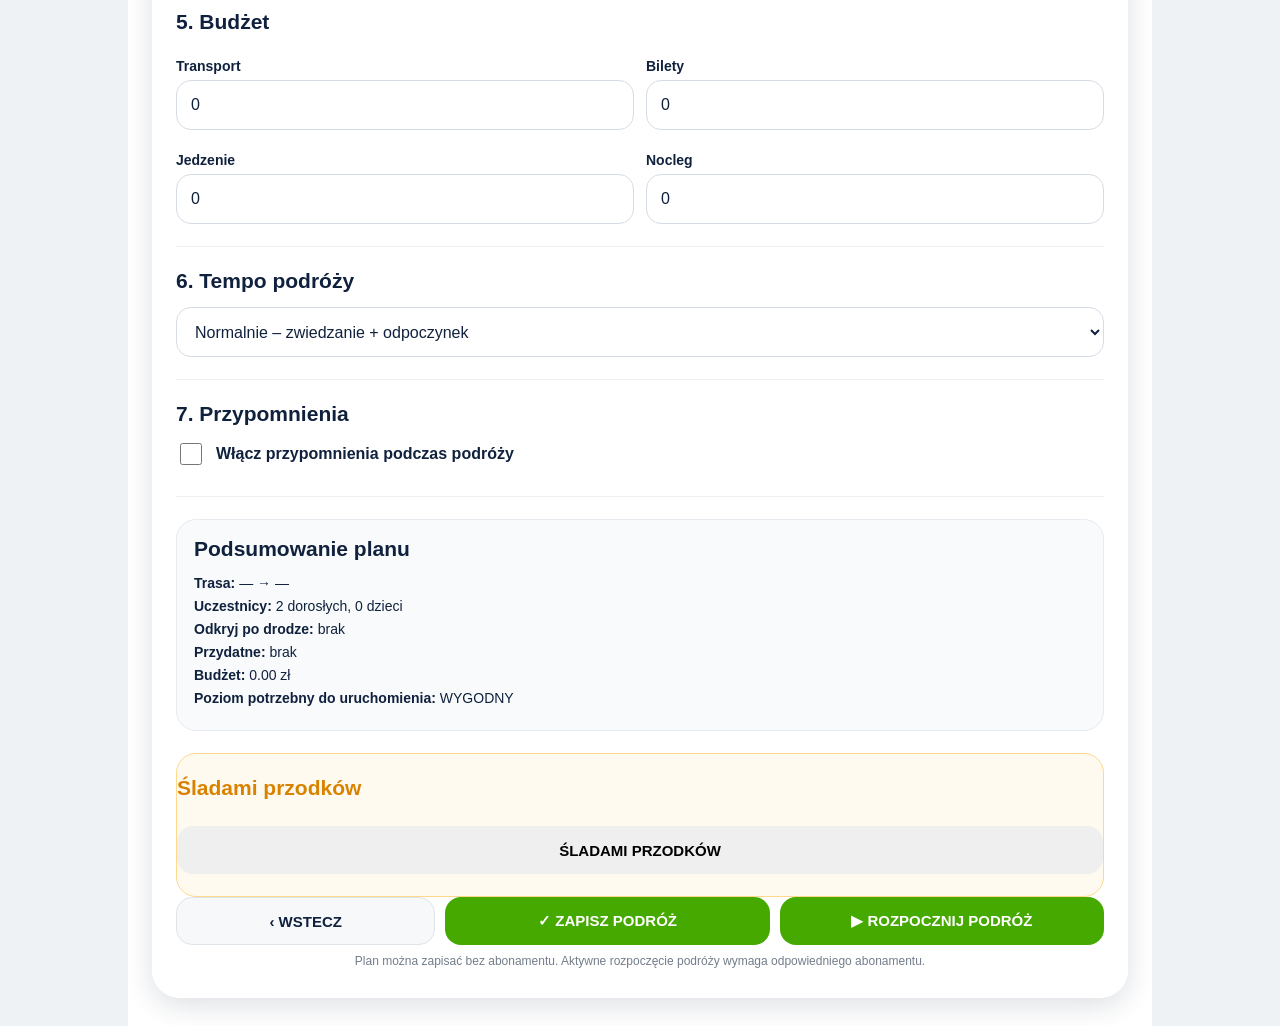
<file: zaplanuj-zwiedtzanie-turystago-1-poprawione.html>
<!DOCTYPE html><html lang="pl"><head><meta charset="UTF-8"><meta name="viewport" content="width=device-width,initial-scale=1"><title>TurystaGo – Zaplanuj zwiedzanie</title>
<style>
:root{--navy:#10213d;--green:#45a900;--green2:#318b00;--purple:#8b2de2;--orange:#f39a00;--blue:#1976e8;--line:#e4e8ee}
*{box-sizing:border-box}body{margin:0;background:#eef2f5;color:var(--navy);font-family:Arial,Helvetica,sans-serif}.app{max-width:1024px;margin:auto;background:#fff;min-height:100vh;overflow:hidden}
.hero{height:430px;background:url("[data-uri]") center top/cover no-repeat}.panel{position:relative;margin:-15px 24px 28px;background:rgba(255,255,255,.98);border-radius:28px;box-shadow:0 8px 28px #10213d24;padding:25px 24px 30px}
.top{display:flex;justify-content:space-between;align-items:center;gap:14px;margin-bottom:22px}.title{display:flex;align-items:center;gap:14px}.pin{font-size:42px;color:var(--purple)}h1{margin:0;font-size:30px}.subtitle{margin-top:5px;font-size:18px;color:#2e3746}.myplans{border:1px solid #e1e5e9;background:#fff;border-radius:22px;padding:12px 19px;font-size:17px;font-weight:800;color:var(--navy);box-shadow:0 2px 8px #00000010;cursor:pointer}.myplans span{color:var(--green);font-size:23px}
.section{padding:22px 0;border-top:1px solid #edf0f3}.section:first-of-type{border-top:0}h2{margin:0 0 14px;font-size:21px}label{display:block;margin:10px 0 6px;font-size:14px;font-weight:800}input,select{width:100%;min-height:50px;padding:11px 14px;border:1.5px solid #d5dce5;border-radius:15px;background:#fff;color:var(--navy);font-size:16px;outline:none}input:focus,select:focus{border-color:var(--green);box-shadow:0 0 0 3px #45a90018}.grid{display:grid;grid-template-columns:1fr 1fr;gap:12px}.btn{min-height:48px;padding:12px 18px;border-radius:16px;border:0;font-size:15px;font-weight:800;cursor:pointer}.full{width:100%;margin-top:12px}.primary,.green{background:var(--green);color:#fff}.primary:hover,.green:hover{background:var(--green2)}.secondary{background:#f7f8fa;color:var(--navy);border:1px solid #dfe4e9}.check{display:flex;align-items:center;gap:11px;font-size:16px}.check input{width:22px;min-height:22px;accent-color:var(--green)}
.notice{display:none;margin-top:12px;padding:13px 14px;border-radius:14px;background:#edf9e9;color:#2f7f00;font-weight:800}.dropdown{width:100%;text-align:left;background:#fff;border:1px solid #dfe4e9;box-shadow:0 2px 8px #00000008}.useful{display:none;padding-top:7px}.item{padding:15px 0;border-top:1px solid #edf0f3}.modes{display:grid;grid-template-columns:repeat(3,1fr);gap:8px;margin-top:9px}.mode{min-height:43px;padding:8px 5px;border:1px solid #d8dee6;border-radius:12px;background:#fff;font-size:12px;font-weight:800;cursor:pointer}.mode.active{border-color:var(--green);background:#edf9e9;color:#318000}.sub{display:none;margin-top:9px}.summary{background:#f8fafb;border:1px solid #e7ebef;border-radius:20px;padding:17px}.summary p{font-size:14px;margin:7px 0}.ancestor{background:#fffaf0;border:1px solid #ffd88c;border-radius:20px}.ancestor h2{color:#d98200}.actions{display:grid;grid-template-columns:1fr 1.25fr 1.25fr;gap:10px}.lock{font-size:12px;color:#737d8b;margin-top:9px;text-align:center}
.modal{display:none;position:fixed;inset:0;background:#10213d88;z-index:20;align-items:center;justify-content:center;padding:18px}.modalbox{width:min(470px,100%);background:#fff;border-radius:24px;padding:24px;box-shadow:0 15px 50px #0005}.modalbox h3{font-size:23px;margin:0 0 10px}.modalbox p{line-height:1.45}.close{float:right;border:0;border-radius:50%;width:34px;height:34px;background:#f1f3f5;font-size:20px;cursor:pointer}.planopt{padding:13px;border:1px solid #dfe4e9;border-radius:15px;margin-top:9px;font-weight:800;cursor:pointer}.planopt:hover{border-color:var(--green);background:#f2faee}
@media(max-width:650px){.hero{height:290px}.panel{margin:-7px 10px 16px;padding:20px 15px}.top{align-items:flex-start}h1{font-size:22px}.subtitle{font-size:14px}.pin{font-size:31px}.myplans{font-size:13px;padding:10px}.grid,.actions{grid-template-columns:1fr}.modes{grid-template-columns:1fr 1fr 1fr}}
</style></head><body><div class="app"><div class="hero"></div><main class="panel">
<div class="top"><div class="title"><div class="pin">📍</div><div><h1>ZAPLANUJ ZWIEDZANIE</h1><div class="subtitle">Stwórz swój plan krok po kroku</div></div></div><button class="myplans" onclick="openPlans()"><span>★</span> Moje plany</button></div>
<section class="section"><h2>1. Trasa</h2><label>Miejsce rozpoczęcia</label><input id="start" placeholder="np. Włocławek"><label>Miejsce docelowe</label><input id="end" placeholder="np. Bory Tucholskie"><button class="btn secondary full" onclick="addPoint()">＋ DODAJ PUNKT</button><div id="points"></div><div class="grid"><div><label>Data wyjazdu</label><input id="dateOut" type="date"></div><div><label>Godzina wyjazdu</label><input id="timeOut" type="time"></div><div><label>Data powrotu</label><input id="dateBack" type="date"></div><div><label>Godzina powrotu</label><input id="timeBack" type="time"></div></div></section>
<section class="section"><h2>2. Uczestnicy</h2><div class="grid"><div><label>Liczba osób dorosłych</label><input id="adults" type="number" min="0" value="2"></div><div><label>Liczba dzieci</label><input id="children" type="number" min="0" value="0"></div></div><label>Wiek dzieci</label><input id="ages" placeholder="np. 4, 7, 12"></section>
<section class="section"><h2>3. Odkryj po drodze</h2><label class="check"><input id="interesting" type="checkbox"> Ciekawe miejsca</label><label class="check"><input id="famous" type="checkbox"> Sławni związani z miejscem</label><button class="btn primary full" onclick="saveDiscovery()">✓ ZAPISZ USTAWIENIA</button><div id="discNotice" class="notice">Ustawienia zapisano.</div></section>
<section class="section"><h2>4. Przydatne</h2><button class="btn dropdown" onclick="toggleUseful()">＋ PRZYDATNE <span style="float:right">▼</span></button><div id="useful" class="useful"></div></section>
<section class="section"><h2>5. Budżet</h2><div class="grid"><div><label>Transport</label><input id="transport" type="number" min="0" value="0"></div><div><label>Bilety</label><input id="tickets" type="number" min="0" value="0"></div><div><label>Jedzenie</label><input id="food" type="number" min="0" value="0"></div><div><label>Nocleg</label><input id="lodging" type="number" min="0" value="0"></div></div></section>
<section class="section"><h2>6. Tempo podróży</h2><select id="tempo"><option>Szybko – najważniejsze punkty</option><option selected>Normalnie – zwiedzanie + odpoczynek</option><option>Spokojnie – dużo miejsc i czasu na zwiedzanie</option></select></section>
<section class="section"><h2>7. Przypomnienia</h2><label class="check"><input id="reminders" type="checkbox"> Włącz przypomnienia podczas podróży</label></section>
<section class="section"><div class="summary"><h2>Podsumowanie planu</h2><div id="summary"></div></div></section>
<section class="section ancestor"><h2>Śladami przodków</h2><button class="btn full" onclick="ancestorSearch()">ŚLADAMI PRZODKÓW</button><div id="ancestorNotice" class="notice"></div></section>
<section class="actions"><button class="btn secondary" onclick="history.back()">‹ WSTECZ</button><button class="btn primary" onclick="saveTrip()">✓ ZAPISZ PODRÓŻ</button><button class="btn green" onclick="startTrip()">▶ ROZPOCZNIJ PODRÓŻ</button></section><div class="lock">Plan można zapisać bez abonamentu. Aktywne rozpoczęcie podróży wymaga odpowiedniego abonamentu.</div>
</main></div>
<div id="modal" class="modal" onclick="if(event.target===this)closeModal()"><div class="modalbox"><button class="close" onclick="closeModal()">×</button><h3 id="modalTitle"></h3><p id="modalText"></p><div id="modalOptions"></div></div></div>
<script>
const usefulNames=["🚻 WC","☕ Miejsca odpoczynku","🅿️ Parkingi","⛽ Stacje paliw","🍴 Gastronomia","💊 Apteki / pomoc","🔧 Serwis samochodowy","📍 Inne przydatne miejsca"];const usefulState={};
const $=id=>document.getElementById(id);
function buildUseful(){const box=$("useful");usefulNames.forEach((name,i)=>{usefulState[i]={mode:"",km:"",freq:"co 5 km"};const d=document.createElement("div");d.className="item";d.innerHTML='<b>'+name+'</b><div class="modes"><button class="mode" data-i="'+i+'" data-mode="all">Cała trasa</button><button class="mode" data-i="'+i+'" data-mode="from">Od wybranego miejsca</button><button class="mode" data-i="'+i+'" data-mode="now">Od teraz</button></div><div class="sub" id="sub'+i+'"><div class="grid"><div><label>Odległość od startu (km)</label><input id="km'+i+'" type="number" min="0" placeholder="np. 100"></div><div><label>Jak często?</label><select id="freq'+i+'"><option>co 5 km</option><option>co 10 km</option><option>co 20 km</option><option>co 30 km</option></select></div></div></div>';box.appendChild(d)});box.querySelectorAll('.mode').forEach(b=>b.addEventListener('click',()=>chooseMode(+b.dataset.i,b,b.dataset.mode)))}
function chooseMode(i,b,m){usefulState[i].mode=m;b.parentNode.querySelectorAll('.mode').forEach(x=>x.classList.remove('active'));b.classList.add('active');$('sub'+i).style.display=m==='from'?'block':'none';updateSummary()}
function toggleUseful(){const x=$("useful");x.style.display=x.style.display==='block'?'none':'block'}
function addPoint(value=''){const w=$("points"),n=w.children.length+1,d=document.createElement('div');d.innerHTML='<label>Punkt pośredni '+n+'</label><input class="point" placeholder="np. Toruń" value="'+String(value).replace(/"/g,'&quot;')+'">';w.appendChild(d)}
function saveDiscovery(){const n=$("discNotice");n.style.display='block';setTimeout(()=>n.style.display='none',1800);updateSummary()}
function tripDays(){if(!$('dateOut').value||!$('dateBack').value)return null;const d=(new Date($('dateBack').value)-new Date($('dateOut').value))/86400000;return d>=0?Math.floor(d)+1:null}
function requiredPlan(){const d=tripDays(),p=(+$('adults').value||0)+(+$('children').value||0);if((d!==null&&d>4)||p>30)return 'PREMIUM';if((d!==null&&d>2)||p>0)return 'WYGODNY';return 'START – bezpłatny'}
function total(){return ['transport','tickets','food','lodging'].reduce((s,id)=>s+(+$(id).value||0),0)}
function collect(){const useful=usefulNames.map((name,i)=>({name,mode:usefulState[i].mode,km:$('km'+i)?.value||'',freq:$('freq'+i)?.value||''})).filter(x=>x.mode);return {start:$('start').value,end:$('end').value,points:[...document.querySelectorAll('.point')].map(x=>x.value).filter(Boolean),dateOut:$('dateOut').value,timeOut:$('timeOut').value,dateBack:$('dateBack').value,timeBack:$('timeBack').value,adults:+$('adults').value||0,children:+$('children').value||0,ages:$('ages').value,interesting:$('interesting').checked,famous:$('famous').checked,useful,transport:+$('transport').value||0,tickets:+$('tickets').value||0,food:+$('food').value||0,lodging:+$('lodging').value||0,tempo:$('tempo').value,reminders:$('reminders').checked,requiredPlan:requiredPlan(),savedAt:new Date().toISOString()}}
function updateSummary(){const x=collect();$('summary').innerHTML='<p><b>Trasa:</b> '+(x.start||'—')+' → '+(x.end||'—')+'</p><p><b>Uczestnicy:</b> '+x.adults+' dorosłych, '+x.children+' dzieci'+(x.ages?' (wiek: '+x.ages+')':'')+'</p><p><b>Odkryj po drodze:</b> '+([x.interesting&&'Ciekawe miejsca',x.famous&&'Sławni związani z miejscem'].filter(Boolean).join(', ')||'brak')+'</p><p><b>Przydatne:</b> '+(x.useful.length||'brak')+'</p><p><b>Budżet:</b> '+(x.transport+x.tickets+x.food+x.lodging).toFixed(2)+' zł</p><p><b>Poziom potrzebny do uruchomienia:</b> '+x.requiredPlan+'</p>'}
function saveTrip(){const x=collect();localStorage.setItem('turystago_moja_podroz',JSON.stringify(x));showModal('PODRÓŻ ZAPISANA ✓','Plan został zapisany. Możesz go przygotować i przechowywać bez abonamentu.','')}
function startTrip(){const x=collect();const paid=localStorage.getItem('turystago_abonament_aktywny')==='true';if(!paid){showModal('PLAN JEST GOTOWY ✓','Możesz zapisać podróż bez abonamentu. Aby uruchomić aktywną podróż, prowadzenie GPS i funkcje podróży, potrzebujesz poziomu: '+x.requiredPlan,'<div class="planopt" onclick="demoActivate()">Wybierz abonament i aktywuj podróż</div>');return}localStorage.setItem('turystago_aktywna_podroz',JSON.stringify(x));showModal('PODRÓŻ URUCHOMIONA ✓','Aktywna podróż została uruchomiona.','')}
function demoActivate(){localStorage.setItem('turystago_abonament_aktywny','true');closeModal();alert('Wersja demonstracyjna: abonament oznaczono jako aktywny. Teraz możesz uruchomić podróż.')} 
function openPlans(){const raw=localStorage.getItem('turystago_moja_podroz');if(!raw){showModal('MOJE PLANY','Nie masz jeszcze zapisanej podróży.','');return}const x=JSON.parse(raw);showModal('MOJE PLANY','Zapisany plan: '+(x.start||'—')+' → '+(x.end||'—')+'<br>Wymagany poziom: '+x.requiredPlan,'<div class="planopt" onclick="loadSaved()">Wczytaj zapisany plan</div><div class="planopt" onclick="deleteSaved()">Usuń zapisany plan</div>')}
function loadSaved(){const x=JSON.parse(localStorage.getItem('turystago_moja_podroz'));if(!x)return;$('start').value=x.start||'';$('end').value=x.end||'';$('dateOut').value=x.dateOut||'';$('timeOut').value=x.timeOut||'';$('dateBack').value=x.dateBack||'';$('timeBack').value=x.timeBack||'';$('adults').value=x.adults??2;$('children').value=x.children??0;$('ages').value=x.ages||'';$('interesting').checked=!!x.interesting;$('famous').checked=!!x.famous;$('transport').value=x.transport||0;$('tickets').value=x.tickets||0;$('food').value=x.food||0;$('lodging').value=x.lodging||0;$('tempo').value=x.tempo||$('tempo').value;$('reminders').checked=!!x.reminders;document.querySelectorAll('.point').forEach(p=>p.parentElement.remove());(x.points||[]).forEach(addPoint);closeModal();updateSummary()}
function deleteSaved(){localStorage.removeItem('turystago_moja_podroz');closeModal();alert('Zapisany plan usunięto.')}
function showModal(title,text,options){$('modalTitle').textContent=title;$('modalText').innerHTML=text;$('modalOptions').innerHTML=options;$('modal').style.display='flex'}function closeModal(){$('modal').style.display='none'}
function ancestorSearch(){const n=prompt('Wpisz nazwisko przodka, którego TurystaGo ma tropić:');if(n){$('ancestorNotice').textContent='ODNALAZŁEM ŚLAD TWOICH PRZODKÓW — '+n;$('ancestorNotice').style.display='block'}}
document.querySelectorAll('input,select').forEach(e=>e.addEventListener('input',updateSummary));buildUseful();updateSummary();
</script></body></html>
</file>
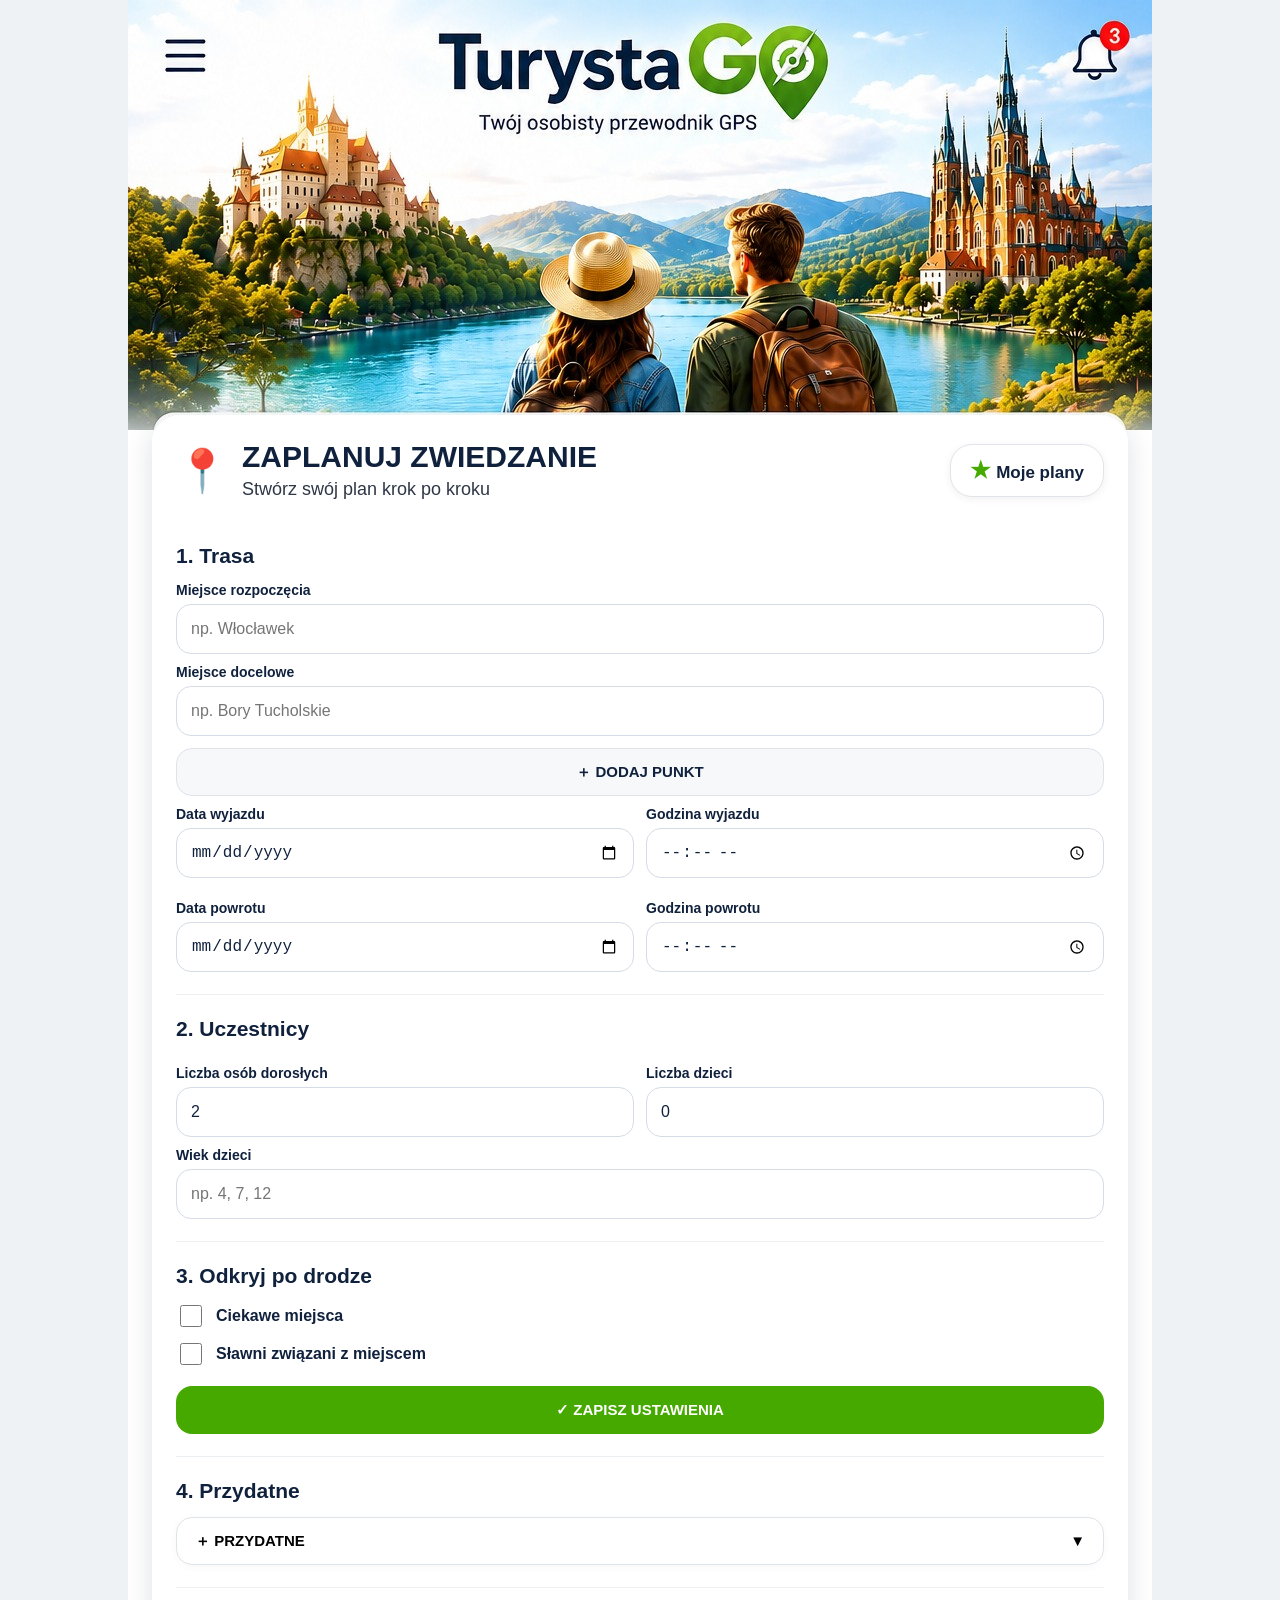
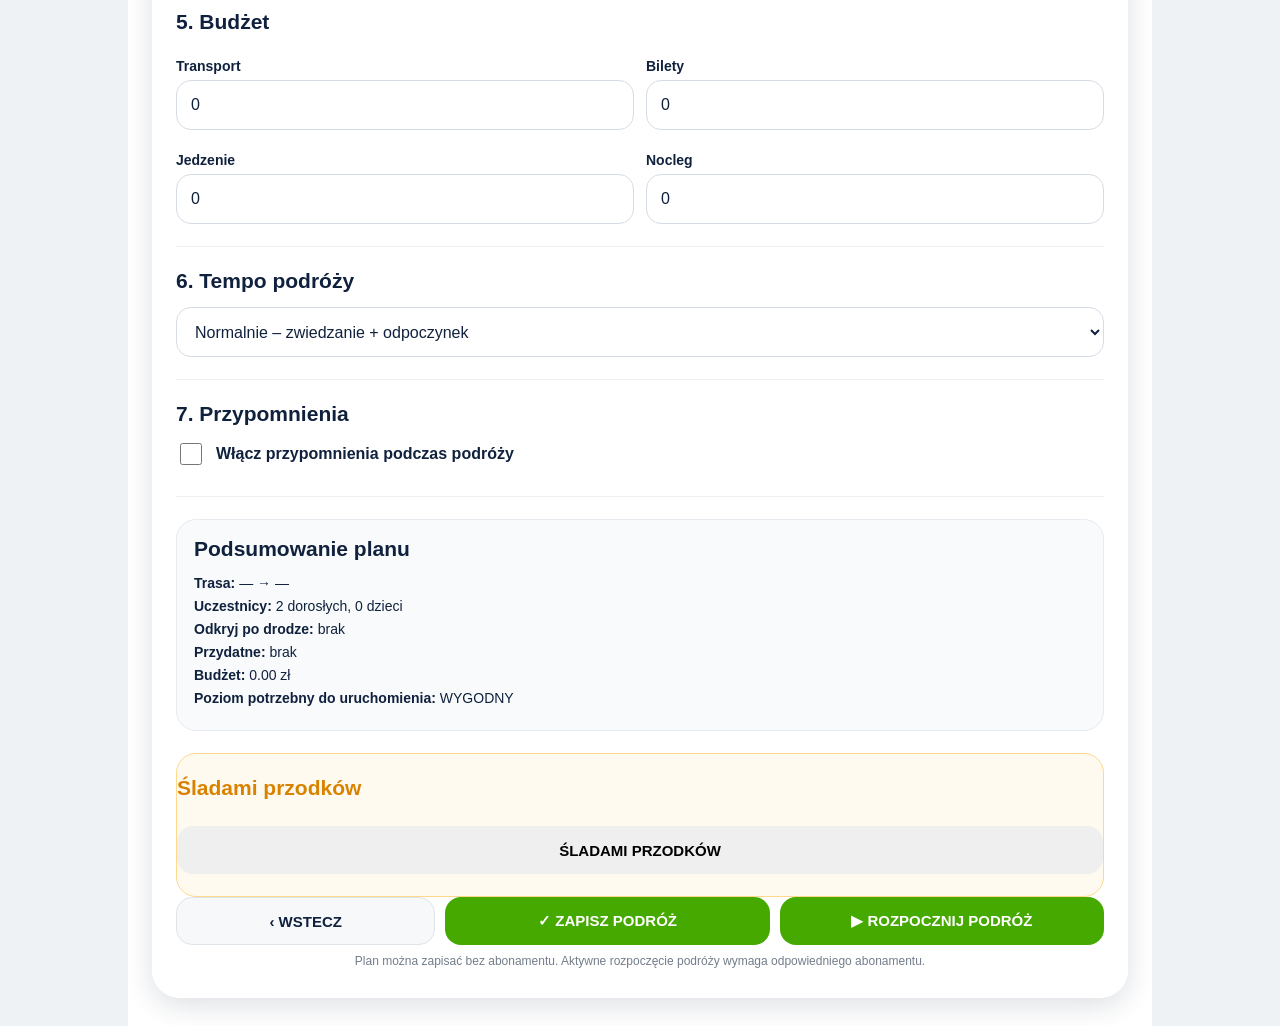
<file: zaplanuj-zwiedzanie-turystago-1-poprawione.html>
<!DOCTYPE html><html lang="pl"><head><meta charset="UTF-8"><meta name="viewport" content="width=device-width,initial-scale=1"><title>TurystaGo – Zaplanuj wyjazd</title>
<style>
:root{--navy:#10213d;--green:#45a900;--green2:#318b00;--purple:#8b2de2;--orange:#f39a00;--blue:#1976e8;--line:#e4e8ee}
*{box-sizing:border-box}body{margin:0;background:#eef2f5;color:var(--navy);font-family:Arial,Helvetica,sans-serif}.app{max-width:1024px;margin:auto;background:#fff;min-height:100vh;overflow:hidden}
.hero{height:430px;background:url("[data-uri]") center top/cover no-repeat}.panel{position:relative;margin:-15px 24px 28px;background:rgba(255,255,255,.98);border-radius:28px;box-shadow:0 8px 28px #10213d24;padding:25px 24px 30px}
.top{display:flex;justify-content:space-between;align-items:center;gap:14px;margin-bottom:22px}.title{display:flex;align-items:center;gap:14px}.pin{font-size:42px;color:var(--purple)}h1{margin:0;font-size:30px}.subtitle{margin-top:5px;font-size:18px;color:#2e3746}.myplans{border:1px solid #e1e5e9;background:#fff;border-radius:22px;padding:12px 19px;font-size:17px;font-weight:800;color:var(--navy);box-shadow:0 2px 8px #00000010;cursor:pointer}.myplans span{color:var(--green);font-size:23px}
.section{padding:22px 0;border-top:1px solid #edf0f3}.section:first-of-type{border-top:0}h2{margin:0 0 14px;font-size:21px}label{display:block;margin:10px 0 6px;font-size:14px;font-weight:800}input,select{width:100%;min-height:50px;padding:11px 14px;border:1.5px solid #d5dce5;border-radius:15px;background:#fff;color:var(--navy);font-size:16px;outline:none}input:focus,select:focus{border-color:var(--green);box-shadow:0 0 0 3px #45a90018}.grid{display:grid;grid-template-columns:1fr 1fr;gap:12px}.btn{min-height:48px;padding:12px 18px;border-radius:16px;border:0;font-size:15px;font-weight:800;cursor:pointer}.full{width:100%;margin-top:12px}.primary,.green{background:var(--green);color:#fff}.primary:hover,.green:hover{background:var(--green2)}.secondary{background:#f7f8fa;color:var(--navy);border:1px solid #dfe4e9}.check{display:flex;align-items:center;gap:11px;font-size:16px}.check input{width:22px;min-height:22px;accent-color:var(--green)}
.notice{display:none;margin-top:12px;padding:13px 14px;border-radius:14px;background:#edf9e9;color:#2f7f00;font-weight:800}.dropdown{width:100%;text-align:left;background:#fff;border:1px solid #dfe4e9;box-shadow:0 2px 8px #00000008}.useful{display:none;padding-top:7px}.item{padding:15px 0;border-top:1px solid #edf0f3}.modes{display:grid;grid-template-columns:repeat(3,1fr);gap:8px;margin-top:9px}.mode{min-height:43px;padding:8px 5px;border:1px solid #d8dee6;border-radius:12px;background:#fff;font-size:12px;font-weight:800;cursor:pointer}.mode.active{border-color:var(--green);background:#edf9e9;color:#318000}.sub{display:none;margin-top:9px}.summary{background:#f8fafb;border:1px solid #e7ebef;border-radius:20px;padding:17px}.summary p{font-size:14px;margin:7px 0}.ancestor{background:#fffaf0;border:1px solid #ffd88c;border-radius:20px}.ancestor h2{color:#d98200}.actions{display:grid;grid-template-columns:1fr 1.25fr 1.25fr;gap:10px}.lock{font-size:12px;color:#737d8b;margin-top:9px;text-align:center}
.modal{display:none;position:fixed;inset:0;background:#10213d88;z-index:20;align-items:center;justify-content:center;padding:18px}.modalbox{width:min(470px,100%);background:#fff;border-radius:24px;padding:24px;box-shadow:0 15px 50px #0005}.modalbox h3{font-size:23px;margin:0 0 10px}.modalbox p{line-height:1.45}.close{float:right;border:0;border-radius:50%;width:34px;height:34px;background:#f1f3f5;font-size:20px;cursor:pointer}.planopt{padding:13px;border:1px solid #dfe4e9;border-radius:15px;margin-top:9px;font-weight:800;cursor:pointer}.planopt:hover{border-color:var(--green);background:#f2faee}
@media(max-width:650px){.hero{height:290px}.panel{margin:-7px 10px 16px;padding:20px 15px}.top{align-items:flex-start}h1{font-size:22px}.subtitle{font-size:14px}.pin{font-size:31px}.myplans{font-size:13px;padding:10px}.grid,.actions{grid-template-columns:1fr}.modes{grid-template-columns:1fr 1fr 1fr}}
</style></head><body><div class="app"><div class="hero"></div><main class="panel">
<div class="top"><div class="title"><div class="pin">📍</div><div><h1>ZAPLANUJ ZWIEDZANIE</h1><div class="subtitle">Stwórz swój plan krok po kroku</div></div></div><button class="myplans" onclick="openPlans()"><span>★</span> Moje plany</button></div>
<section class="section"><h2>1. Trasa</h2><label>Miejsce rozpoczęcia</label><input id="start" placeholder="np. Włocławek"><label>Miejsce docelowe</label><input id="end" placeholder="np. Bory Tucholskie"><button class="btn secondary full" onclick="addPoint()">＋ DODAJ PUNKT</button><div id="points"></div><div class="grid"><div><label>Data wyjazdu</label><input id="dateOut" type="date"></div><div><label>Godzina wyjazdu</label><input id="timeOut" type="time"></div><div><label>Data powrotu</label><input id="dateBack" type="date"></div><div><label>Godzina powrotu</label><input id="timeBack" type="time"></div></div></section>
<section class="section"><h2>2. Uczestnicy</h2><div class="grid"><div><label>Liczba osób dorosłych</label><input id="adults" type="number" min="0" value="2"></div><div><label>Liczba dzieci</label><input id="children" type="number" min="0" value="0"></div></div><label>Wiek dzieci</label><input id="ages" placeholder="np. 4, 7, 12"></section>
<section class="section"><h2>3. Odkryj po drodze</h2><label class="check"><input id="interesting" type="checkbox"> Ciekawe miejsca</label><label class="check"><input id="famous" type="checkbox"> Sławni związani z miejscem</label><button class="btn primary full" onclick="saveDiscovery()">✓ ZAPISZ USTAWIENIA</button><div id="discNotice" class="notice">Ustawienia zapisano.</div></section>
<section class="section"><h2>4. Przydatne</h2><button class="btn dropdown" onclick="toggleUseful()">＋ PRZYDATNE <span style="float:right">▼</span></button><div id="useful" class="useful"></div></section>
<section class="section"><h2>5. Budżet</h2><div class="grid"><div><label>Transport</label><input id="transport" type="number" min="0" value="0"></div><div><label>Bilety</label><input id="tickets" type="number" min="0" value="0"></div><div><label>Jedzenie</label><input id="food" type="number" min="0" value="0"></div><div><label>Nocleg</label><input id="lodging" type="number" min="0" value="0"></div></div></section>
<section class="section"><h2>6. Tempo podróży</h2><select id="tempo"><option>Szybko – najważniejsze punkty</option><option selected>Normalnie – zwiedzanie + odpoczynek</option><option>Spokojnie – dużo miejsc i czasu na zwiedzanie</option></select></section>
<section class="section"><h2>7. Przypomnienia</h2><label class="check"><input id="reminders" type="checkbox"> Włącz przypomnienia podczas podróży</label></section>
<section class="section"><div class="summary"><h2>Podsumowanie planu</h2><div id="summary"></div></div></section>
<section class="section ancestor"><h2>Śladami przodków</h2><button class="btn full" onclick="ancestorSearch()">ŚLADAMI PRZODKÓW</button><div id="ancestorNotice" class="notice"></div></section>
<section class="actions"><button class="btn secondary" onclick="history.back()">‹ WSTECZ</button><button class="btn primary" onclick="saveTrip()">✓ ZAPISZ PODRÓŻ</button><button class="btn green" onclick="startTrip()">▶ ROZPOCZNIJ PODRÓŻ</button></section><div class="lock">Plan można zapisać bez abonamentu. Aktywne rozpoczęcie podróży wymaga odpowiedniego abonamentu.</div>
</main></div>
<div id="modal" class="modal" onclick="if(event.target===this)closeModal()"><div class="modalbox"><button class="close" onclick="closeModal()">×</button><h3 id="modalTitle"></h3><p id="modalText"></p><div id="modalOptions"></div></div></div>
<script>
const usefulNames=["🚻 WC","☕ Miejsca odpoczynku","🅿️ Parkingi","⛽ Stacje paliw","🍴 Gastronomia","💊 Apteki / pomoc","🔧 Serwis samochodowy","📍 Inne przydatne miejsca"];const usefulState={};
const $=id=>document.getElementById(id);
function buildUseful(){const box=$("useful");usefulNames.forEach((name,i)=>{usefulState[i]={mode:"",km:"",freq:"co 5 km"};const d=document.createElement("div");d.className="item";d.innerHTML='<b>'+name+'</b><div class="modes"><button class="mode" data-i="'+i+'" data-mode="all">Cała trasa</button><button class="mode" data-i="'+i+'" data-mode="from">Od wybranego miejsca</button><button class="mode" data-i="'+i+'" data-mode="now">Od teraz</button></div><div class="sub" id="sub'+i+'"><div class="grid"><div><label>Odległość od startu (km)</label><input id="km'+i+'" type="number" min="0" placeholder="np. 100"></div><div><label>Jak często?</label><select id="freq'+i+'"><option>co 5 km</option><option>co 10 km</option><option>co 20 km</option><option>co 30 km</option></select></div></div></div>';box.appendChild(d)});box.querySelectorAll('.mode').forEach(b=>b.addEventListener('click',()=>chooseMode(+b.dataset.i,b,b.dataset.mode)))}
function chooseMode(i,b,m){usefulState[i].mode=m;b.parentNode.querySelectorAll('.mode').forEach(x=>x.classList.remove('active'));b.classList.add('active');$('sub'+i).style.display=m==='from'?'block':'none';updateSummary()}
function toggleUseful(){const x=$("useful");x.style.display=x.style.display==='block'?'none':'block'}
function addPoint(value=''){const w=$("points"),n=w.children.length+1,d=document.createElement('div');d.innerHTML='<label>Punkt pośredni '+n+'</label><input class="point" placeholder="np. Toruń" value="'+String(value).replace(/"/g,'&quot;')+'">';w.appendChild(d)}
function saveDiscovery(){const n=$("discNotice");n.style.display='block';setTimeout(()=>n.style.display='none',1800);updateSummary()}
function tripDays(){if(!$('dateOut').value||!$('dateBack').value)return null;const d=(new Date($('dateBack').value)-new Date($('dateOut').value))/86400000;return d>=0?Math.floor(d)+1:null}
function requiredPlan(){const d=tripDays(),p=(+$('adults').value||0)+(+$('children').value||0);if((d!==null&&d>4)||p>30)return 'PREMIUM';if((d!==null&&d>2)||p>0)return 'WYGODNY';return 'START – bezpłatny'}
function total(){return ['transport','tickets','food','lodging'].reduce((s,id)=>s+(+$(id).value||0),0)}
function collect(){const useful=usefulNames.map((name,i)=>({name,mode:usefulState[i].mode,km:$('km'+i)?.value||'',freq:$('freq'+i)?.value||''})).filter(x=>x.mode);return {start:$('start').value,end:$('end').value,points:[...document.querySelectorAll('.point')].map(x=>x.value).filter(Boolean),dateOut:$('dateOut').value,timeOut:$('timeOut').value,dateBack:$('dateBack').value,timeBack:$('timeBack').value,adults:+$('adults').value||0,children:+$('children').value||0,ages:$('ages').value,interesting:$('interesting').checked,famous:$('famous').checked,useful,transport:+$('transport').value||0,tickets:+$('tickets').value||0,food:+$('food').value||0,lodging:+$('lodging').value||0,tempo:$('tempo').value,reminders:$('reminders').checked,requiredPlan:requiredPlan(),savedAt:new Date().toISOString()}}
function updateSummary(){const x=collect();$('summary').innerHTML='<p><b>Trasa:</b> '+(x.start||'—')+' → '+(x.end||'—')+'</p><p><b>Uczestnicy:</b> '+x.adults+' dorosłych, '+x.children+' dzieci'+(x.ages?' (wiek: '+x.ages+')':'')+'</p><p><b>Odkryj po drodze:</b> '+([x.interesting&&'Ciekawe miejsca',x.famous&&'Sławni związani z miejscem'].filter(Boolean).join(', ')||'brak')+'</p><p><b>Przydatne:</b> '+(x.useful.length||'brak')+'</p><p><b>Budżet:</b> '+(x.transport+x.tickets+x.food+x.lodging).toFixed(2)+' zł</p><p><b>Poziom potrzebny do uruchomienia:</b> '+x.requiredPlan+'</p>'}
function saveTrip(){const x=collect();localStorage.setItem('turystago_moja_podroz',JSON.stringify(x));showModal('PODRÓŻ ZAPISANA ✓','Plan został zapisany. Możesz go przygotować i przechowywać bez abonamentu.','')}
function startTrip(){const x=collect();const paid=localStorage.getItem('turystago_abonament_aktywny')==='true';if(!paid){showModal('PLAN JEST GOTOWY ✓','Możesz zapisać podróż bez abonamentu. Aby uruchomić aktywną podróż, prowadzenie GPS i funkcje podróży, potrzebujesz poziomu: '+x.requiredPlan,'<div class="planopt" onclick="demoActivate()">Wybierz abonament i aktywuj podróż</div>');return}localStorage.setItem('turystago_aktywna_podroz',JSON.stringify(x));showModal('PODRÓŻ URUCHOMIONA ✓','Aktywna podróż została uruchomiona.','')}
function demoActivate(){localStorage.setItem('turystago_abonament_aktywny','true');closeModal();alert('Wersja demonstracyjna: abonament oznaczono jako aktywny. Teraz możesz uruchomić podróż.')} 
function openPlans(){const raw=localStorage.getItem('turystago_moja_podroz');if(!raw){showModal('MOJE PLANY','Nie masz jeszcze zapisanej podróży.','');return}const x=JSON.parse(raw);showModal('MOJE PLANY','Zapisany plan: '+(x.start||'—')+' → '+(x.end||'—')+'<br>Wymagany poziom: '+x.requiredPlan,'<div class="planopt" onclick="loadSaved()">Wczytaj zapisany plan</div><div class="planopt" onclick="deleteSaved()">Usuń zapisany plan</div>')}
function loadSaved(){const x=JSON.parse(localStorage.getItem('turystago_moja_podroz'));if(!x)return;$('start').value=x.start||'';$('end').value=x.end||'';$('dateOut').value=x.dateOut||'';$('timeOut').value=x.timeOut||'';$('dateBack').value=x.dateBack||'';$('timeBack').value=x.timeBack||'';$('adults').value=x.adults??2;$('children').value=x.children??0;$('ages').value=x.ages||'';$('interesting').checked=!!x.interesting;$('famous').checked=!!x.famous;$('transport').value=x.transport||0;$('tickets').value=x.tickets||0;$('food').value=x.food||0;$('lodging').value=x.lodging||0;$('tempo').value=x.tempo||$('tempo').value;$('reminders').checked=!!x.reminders;document.querySelectorAll('.point').forEach(p=>p.parentElement.remove());(x.points||[]).forEach(addPoint);closeModal();updateSummary()}
function deleteSaved(){localStorage.removeItem('turystago_moja_podroz');closeModal();alert('Zapisany plan usunięto.')}
function showModal(title,text,options){$('modalTitle').textContent=title;$('modalText').innerHTML=text;$('modalOptions').innerHTML=options;$('modal').style.display='flex'}function closeModal(){$('modal').style.display='none'}
function ancestorSearch(){const n=prompt('Wpisz nazwisko przodka, którego TurystaGo ma tropić:');if(n){$('ancestorNotice').textContent='ODNALAZŁEM ŚLAD TWOICH PRZODKÓW — '+n;$('ancestorNotice').style.display='block'}}
document.querySelectorAll('input,select').forEach(e=>e.addEventListener('input',updateSummary));buildUseful();updateSummary();
</script></body></html>
</file>
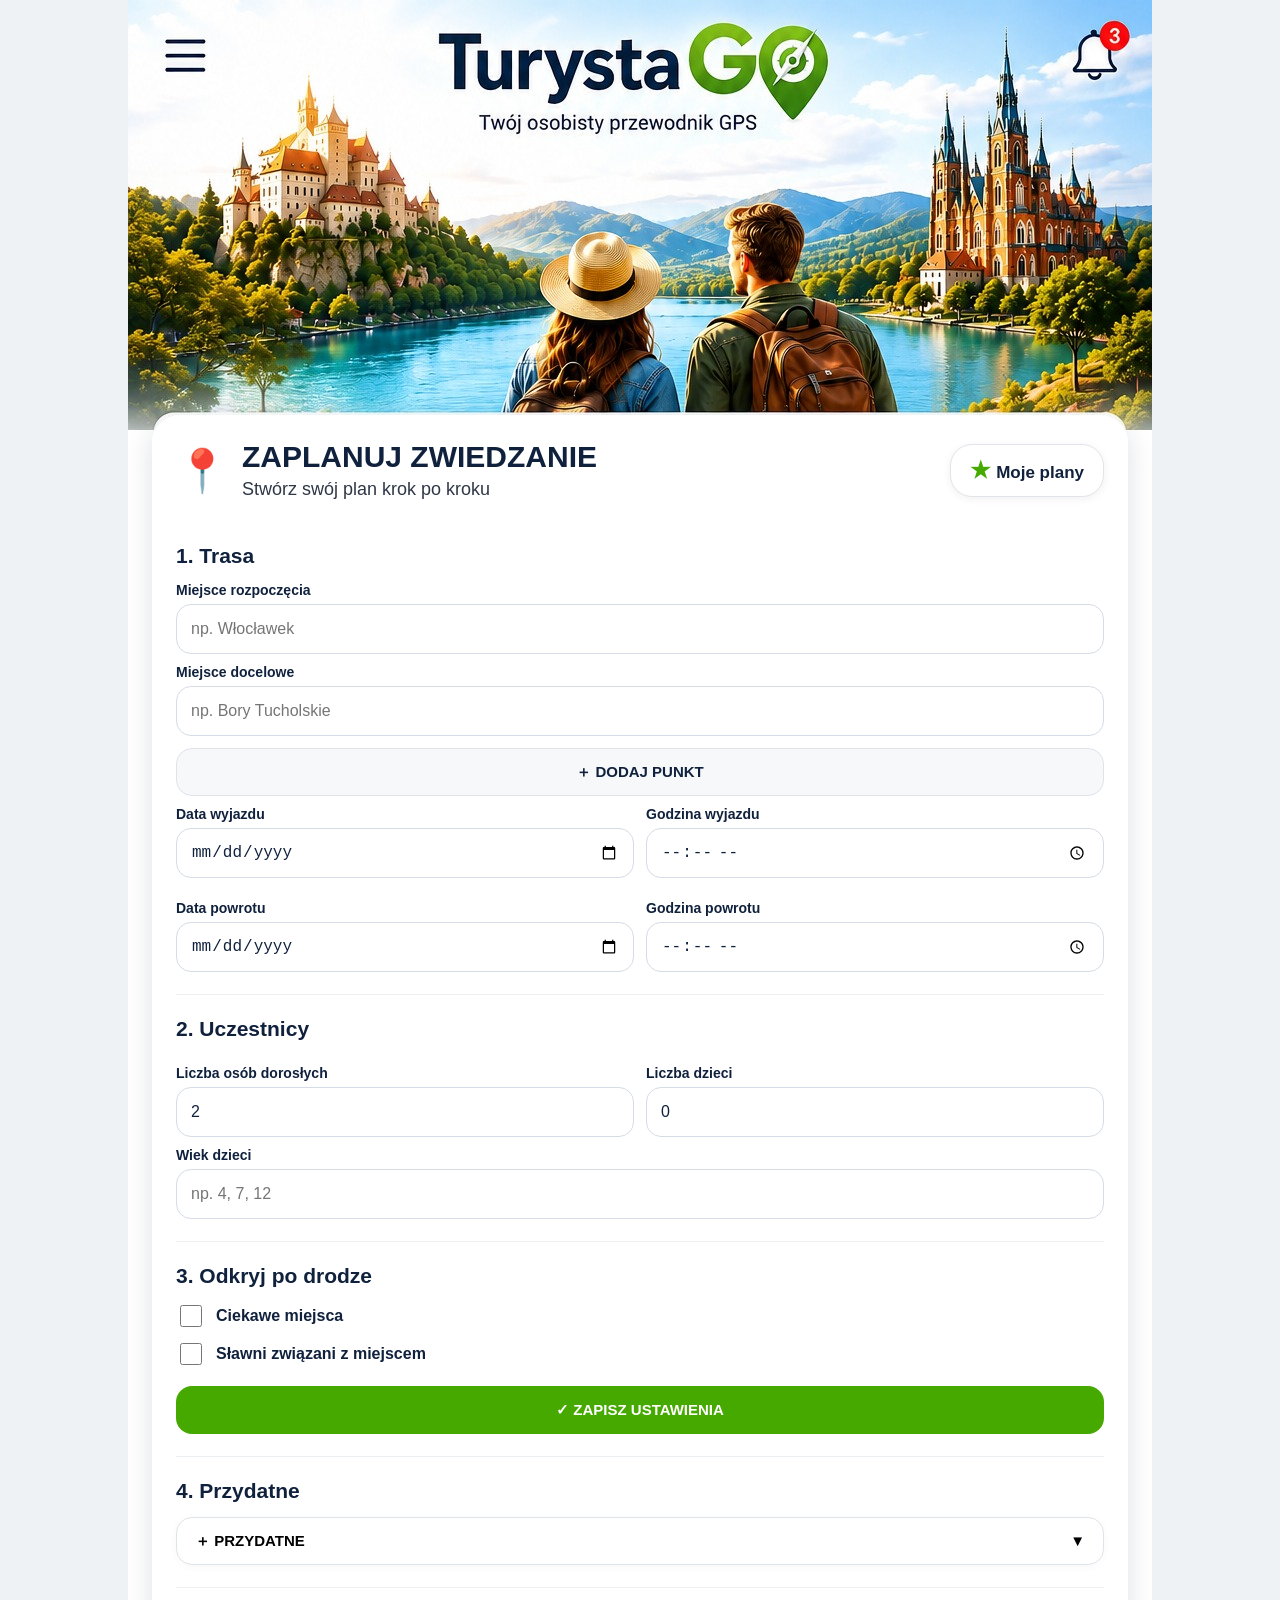
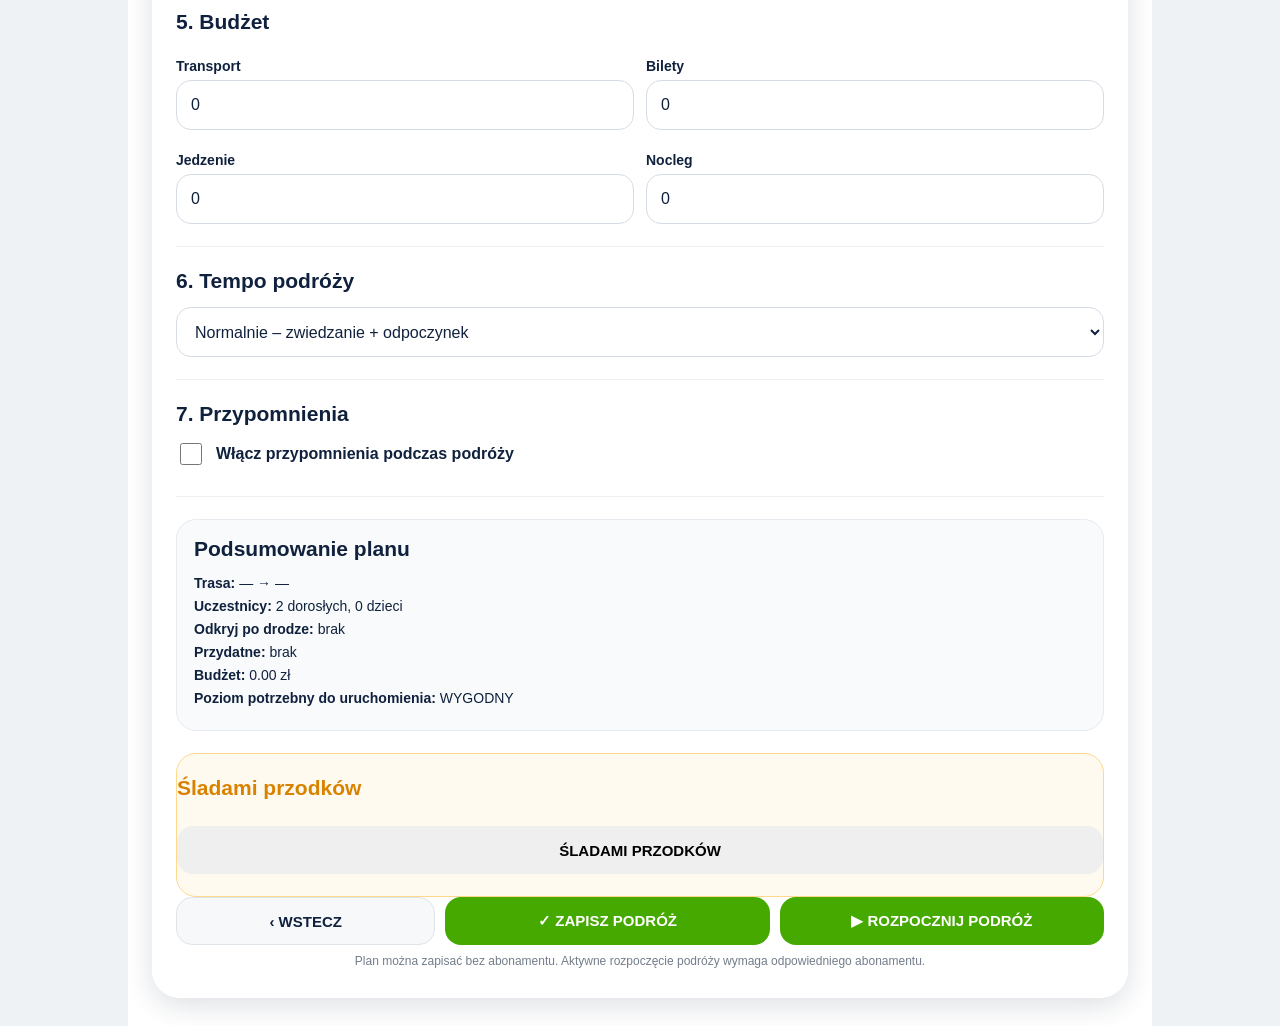
<file: zaplanuj-zwiedzanie-TurystaGo-poprawione.html>
<!DOCTYPE html><html lang="pl"><head><meta charset="UTF-8"><meta name="viewport" content="width=device-width,initial-scale=1"><title>TurystaGo – Zaplanuj zwiedzanie</title>
<style>
:root{--navy:#10213d;--green:#45a900;--green2:#318b00;--purple:#8b2de2;--orange:#f39a00;--blue:#1976e8;--line:#e4e8ee}
*{box-sizing:border-box}body{margin:0;background:#eef2f5;color:var(--navy);font-family:Arial,Helvetica,sans-serif}.app{max-width:1024px;margin:auto;background:#fff;min-height:100vh;overflow:hidden}
.hero{height:430px;background:url("[data-uri]") center top/cover no-repeat}.panel{position:relative;margin:-15px 24px 28px;background:rgba(255,255,255,.98);border-radius:28px;box-shadow:0 8px 28px #10213d24;padding:25px 24px 30px}
.top{display:flex;justify-content:space-between;align-items:center;gap:14px;margin-bottom:22px}.title{display:flex;align-items:center;gap:14px}.pin{font-size:42px;color:var(--purple)}h1{margin:0;font-size:30px}.subtitle{margin-top:5px;font-size:18px;color:#2e3746}.myplans{border:1px solid #e1e5e9;background:#fff;border-radius:22px;padding:12px 19px;font-size:17px;font-weight:800;color:var(--navy);box-shadow:0 2px 8px #00000010;cursor:pointer}.myplans span{color:var(--green);font-size:23px}
.section{padding:22px 0;border-top:1px solid #edf0f3}.section:first-of-type{border-top:0}h2{margin:0 0 14px;font-size:21px}label{display:block;margin:10px 0 6px;font-size:14px;font-weight:800}input,select{width:100%;min-height:50px;padding:11px 14px;border:1.5px solid #d5dce5;border-radius:15px;background:#fff;color:var(--navy);font-size:16px;outline:none}input:focus,select:focus{border-color:var(--green);box-shadow:0 0 0 3px #45a90018}.grid{display:grid;grid-template-columns:1fr 1fr;gap:12px}.btn{min-height:48px;padding:12px 18px;border-radius:16px;border:0;font-size:15px;font-weight:800;cursor:pointer}.full{width:100%;margin-top:12px}.primary,.green{background:var(--green);color:#fff}.primary:hover,.green:hover{background:var(--green2)}.secondary{background:#f7f8fa;color:var(--navy);border:1px solid #dfe4e9}.check{display:flex;align-items:center;gap:11px;font-size:16px}.check input{width:22px;min-height:22px;accent-color:var(--green)}
.notice{display:none;margin-top:12px;padding:13px 14px;border-radius:14px;background:#edf9e9;color:#2f7f00;font-weight:800}.dropdown{width:100%;text-align:left;background:#fff;border:1px solid #dfe4e9;box-shadow:0 2px 8px #00000008}.useful{display:none;padding-top:7px}.item{padding:15px 0;border-top:1px solid #edf0f3}.modes{display:grid;grid-template-columns:repeat(3,1fr);gap:8px;margin-top:9px}.mode{min-height:43px;padding:8px 5px;border:1px solid #d8dee6;border-radius:12px;background:#fff;font-size:12px;font-weight:800;cursor:pointer}.mode.active{border-color:var(--green);background:#edf9e9;color:#318000}.sub{display:none;margin-top:9px}.summary{background:#f8fafb;border:1px solid #e7ebef;border-radius:20px;padding:17px}.summary p{font-size:14px;margin:7px 0}.ancestor{background:#fffaf0;border:1px solid #ffd88c;border-radius:20px}.ancestor h2{color:#d98200}.actions{display:grid;grid-template-columns:1fr 1.25fr 1.25fr;gap:10px}.lock{font-size:12px;color:#737d8b;margin-top:9px;text-align:center}
.modal{display:none;position:fixed;inset:0;background:#10213d88;z-index:20;align-items:center;justify-content:center;padding:18px}.modalbox{width:min(470px,100%);background:#fff;border-radius:24px;padding:24px;box-shadow:0 15px 50px #0005}.modalbox h3{font-size:23px;margin:0 0 10px}.modalbox p{line-height:1.45}.close{float:right;border:0;border-radius:50%;width:34px;height:34px;background:#f1f3f5;font-size:20px;cursor:pointer}.planopt{padding:13px;border:1px solid #dfe4e9;border-radius:15px;margin-top:9px;font-weight:800;cursor:pointer}.planopt:hover{border-color:var(--green);background:#f2faee}
@media(max-width:650px){.hero{height:290px}.panel{margin:-7px 10px 16px;padding:20px 15px}.top{align-items:flex-start}h1{font-size:22px}.subtitle{font-size:14px}.pin{font-size:31px}.myplans{font-size:13px;padding:10px}.grid,.actions{grid-template-columns:1fr}.modes{grid-template-columns:1fr 1fr 1fr}}
</style></head><body><div class="app"><div class="hero"></div><main class="panel">
<div class="top"><div class="title"><div class="pin">📍</div><div><h1>ZAPLANUJ ZWIEDZANIE</h1><div class="subtitle">Stwórz swój plan krok po kroku</div></div></div><button class="myplans" onclick="openPlans()"><span>★</span> Moje plany</button></div>
<section class="section"><h2>1. Trasa</h2><label>Miejsce rozpoczęcia</label><input id="start" placeholder="np. Włocławek"><label>Miejsce docelowe</label><input id="end" placeholder="np. Bory Tucholskie"><button class="btn secondary full" onclick="addPoint()">＋ DODAJ PUNKT</button><div id="points"></div><div class="grid"><div><label>Data wyjazdu</label><input id="dateOut" type="date"></div><div><label>Godzina wyjazdu</label><input id="timeOut" type="time"></div><div><label>Data powrotu</label><input id="dateBack" type="date"></div><div><label>Godzina powrotu</label><input id="timeBack" type="time"></div></div></section>
<section class="section"><h2>2. Uczestnicy</h2><div class="grid"><div><label>Liczba osób dorosłych</label><input id="adults" type="number" min="0" value="2"></div><div><label>Liczba dzieci</label><input id="children" type="number" min="0" value="0"></div></div><label>Wiek dzieci</label><input id="ages" placeholder="np. 4, 7, 12"></section>
<section class="section"><h2>3. Odkryj po drodze</h2><label class="check"><input id="interesting" type="checkbox"> Ciekawe miejsca</label><label class="check"><input id="famous" type="checkbox"> Sławni związani z miejscem</label><button class="btn primary full" onclick="saveDiscovery()">✓ ZAPISZ USTAWIENIA</button><div id="discNotice" class="notice">Ustawienia zapisano.</div></section>
<section class="section"><h2>4. Przydatne</h2><button class="btn dropdown" onclick="toggleUseful()">＋ PRZYDATNE <span style="float:right">▼</span></button><div id="useful" class="useful"></div></section>
<section class="section"><h2>5. Budżet</h2><div class="grid"><div><label>Transport</label><input id="transport" type="number" min="0" value="0"></div><div><label>Bilety</label><input id="tickets" type="number" min="0" value="0"></div><div><label>Jedzenie</label><input id="food" type="number" min="0" value="0"></div><div><label>Nocleg</label><input id="lodging" type="number" min="0" value="0"></div></div></section>
<section class="section"><h2>6. Tempo podróży</h2><select id="tempo"><option>Szybko – najważniejsze punkty</option><option selected>Normalnie – zwiedzanie + odpoczynek</option><option>Spokojnie – dużo miejsc i czasu na zwiedzanie</option></select></section>
<section class="section"><h2>7. Przypomnienia</h2><label class="check"><input id="reminders" type="checkbox"> Włącz przypomnienia podczas podróży</label></section>
<section class="section"><div class="summary"><h2>Podsumowanie planu</h2><div id="summary"></div></div></section>
<section class="section ancestor"><h2>Śladami przodków</h2><button class="btn full" onclick="ancestorSearch()">ŚLADAMI PRZODKÓW</button><div id="ancestorNotice" class="notice"></div></section>
<section class="actions"><button class="btn secondary" onclick="history.back()">‹ WSTECZ</button><button class="btn primary" onclick="saveTrip()">✓ ZAPISZ PODRÓŻ</button><button class="btn green" onclick="startTrip()">▶ ROZPOCZNIJ PODRÓŻ</button></section><div class="lock">Plan można zapisać bez abonamentu. Aktywne rozpoczęcie podróży wymaga odpowiedniego abonamentu.</div>
</main></div>
<div id="modal" class="modal" onclick="if(event.target===this)closeModal()"><div class="modalbox"><button class="close" onclick="closeModal()">×</button><h3 id="modalTitle"></h3><p id="modalText"></p><div id="modalOptions"></div></div></div>
<script>
const usefulNames=["🚻 WC","☕ Miejsca odpoczynku","🅿️ Parkingi","⛽ Stacje paliw","🍴 Gastronomia","💊 Apteki / pomoc","🔧 Serwis samochodowy","📍 Inne przydatne miejsca"];const usefulState={};
const $=id=>document.getElementById(id);
function buildUseful(){const box=$("useful");usefulNames.forEach((name,i)=>{usefulState[i]={mode:"",km:"",freq:"co 5 km"};const d=document.createElement("div");d.className="item";d.innerHTML='<b>'+name+'</b><div class="modes"><button class="mode" data-i="'+i+'" data-mode="all">Cała trasa</button><button class="mode" data-i="'+i+'" data-mode="from">Od wybranego miejsca</button><button class="mode" data-i="'+i+'" data-mode="now">Od teraz</button></div><div class="sub" id="sub'+i+'"><div class="grid"><div><label>Odległość od startu (km)</label><input id="km'+i+'" type="number" min="0" placeholder="np. 100"></div><div><label>Jak często?</label><select id="freq'+i+'"><option>co 5 km</option><option>co 10 km</option><option>co 20 km</option><option>co 30 km</option></select></div></div></div>';box.appendChild(d)});box.querySelectorAll('.mode').forEach(b=>b.addEventListener('click',()=>chooseMode(+b.dataset.i,b,b.dataset.mode)))}
function chooseMode(i,b,m){usefulState[i].mode=m;b.parentNode.querySelectorAll('.mode').forEach(x=>x.classList.remove('active'));b.classList.add('active');$('sub'+i).style.display=m==='from'?'block':'none';updateSummary()}
function toggleUseful(){const x=$("useful");x.style.display=x.style.display==='block'?'none':'block'}
function addPoint(value=''){const w=$("points"),n=w.children.length+1,d=document.createElement('div');d.innerHTML='<label>Punkt pośredni '+n+'</label><input class="point" placeholder="np. Toruń" value="'+String(value).replace(/"/g,'&quot;')+'">';w.appendChild(d)}
function saveDiscovery(){const n=$("discNotice");n.style.display='block';setTimeout(()=>n.style.display='none',1800);updateSummary()}
function tripDays(){if(!$('dateOut').value||!$('dateBack').value)return null;const d=(new Date($('dateBack').value)-new Date($('dateOut').value))/86400000;return d>=0?Math.floor(d)+1:null}
function requiredPlan(){const d=tripDays(),p=(+$('adults').value||0)+(+$('children').value||0);if((d!==null&&d>4)||p>30)return 'PREMIUM';if((d!==null&&d>2)||p>0)return 'WYGODNY';return 'START – bezpłatny'}
function total(){return ['transport','tickets','food','lodging'].reduce((s,id)=>s+(+$(id).value||0),0)}
function collect(){const useful=usefulNames.map((name,i)=>({name,mode:usefulState[i].mode,km:$('km'+i)?.value||'',freq:$('freq'+i)?.value||''})).filter(x=>x.mode);return {start:$('start').value,end:$('end').value,points:[...document.querySelectorAll('.point')].map(x=>x.value).filter(Boolean),dateOut:$('dateOut').value,timeOut:$('timeOut').value,dateBack:$('dateBack').value,timeBack:$('timeBack').value,adults:+$('adults').value||0,children:+$('children').value||0,ages:$('ages').value,interesting:$('interesting').checked,famous:$('famous').checked,useful,transport:+$('transport').value||0,tickets:+$('tickets').value||0,food:+$('food').value||0,lodging:+$('lodging').value||0,tempo:$('tempo').value,reminders:$('reminders').checked,requiredPlan:requiredPlan(),savedAt:new Date().toISOString()}}
function updateSummary(){const x=collect();$('summary').innerHTML='<p><b>Trasa:</b> '+(x.start||'—')+' → '+(x.end||'—')+'</p><p><b>Uczestnicy:</b> '+x.adults+' dorosłych, '+x.children+' dzieci'+(x.ages?' (wiek: '+x.ages+')':'')+'</p><p><b>Odkryj po drodze:</b> '+([x.interesting&&'Ciekawe miejsca',x.famous&&'Sławni związani z miejscem'].filter(Boolean).join(', ')||'brak')+'</p><p><b>Przydatne:</b> '+(x.useful.length||'brak')+'</p><p><b>Budżet:</b> '+(x.transport+x.tickets+x.food+x.lodging).toFixed(2)+' zł</p><p><b>Poziom potrzebny do uruchomienia:</b> '+x.requiredPlan+'</p>'}
function saveTrip(){const x=collect();localStorage.setItem('turystago_moja_podroz',JSON.stringify(x));showModal('PODRÓŻ ZAPISANA ✓','Plan został zapisany. Możesz go przygotować i przechowywać bez abonamentu.','')}
function startTrip(){const x=collect();const paid=localStorage.getItem('turystago_abonament_aktywny')==='true';if(!paid){showModal('PLAN JEST GOTOWY ✓','Możesz zapisać podróż bez abonamentu. Aby uruchomić aktywną podróż, prowadzenie GPS i funkcje podróży, potrzebujesz poziomu: '+x.requiredPlan,'<div class="planopt" onclick="demoActivate()">Wybierz abonament i aktywuj podróż</div>');return}localStorage.setItem('turystago_aktywna_podroz',JSON.stringify(x));showModal('PODRÓŻ URUCHOMIONA ✓','Aktywna podróż została uruchomiona.','')}
function demoActivate(){localStorage.setItem('turystago_abonament_aktywny','true');closeModal();alert('Wersja demonstracyjna: abonament oznaczono jako aktywny. Teraz możesz uruchomić podróż.')} 
function openPlans(){const raw=localStorage.getItem('turystago_moja_podroz');if(!raw){showModal('MOJE PLANY','Nie masz jeszcze zapisanej podróży.','');return}const x=JSON.parse(raw);showModal('MOJE PLANY','Zapisany plan: '+(x.start||'—')+' → '+(x.end||'—')+'<br>Wymagany poziom: '+x.requiredPlan,'<div class="planopt" onclick="loadSaved()">Wczytaj zapisany plan</div><div class="planopt" onclick="deleteSaved()">Usuń zapisany plan</div>')}
function loadSaved(){const x=JSON.parse(localStorage.getItem('turystago_moja_podroz'));if(!x)return;$('start').value=x.start||'';$('end').value=x.end||'';$('dateOut').value=x.dateOut||'';$('timeOut').value=x.timeOut||'';$('dateBack').value=x.dateBack||'';$('timeBack').value=x.timeBack||'';$('adults').value=x.adults??2;$('children').value=x.children??0;$('ages').value=x.ages||'';$('interesting').checked=!!x.interesting;$('famous').checked=!!x.famous;$('transport').value=x.transport||0;$('tickets').value=x.tickets||0;$('food').value=x.food||0;$('lodging').value=x.lodging||0;$('tempo').value=x.tempo||$('tempo').value;$('reminders').checked=!!x.reminders;document.querySelectorAll('.point').forEach(p=>p.parentElement.remove());(x.points||[]).forEach(addPoint);closeModal();updateSummary()}
function deleteSaved(){localStorage.removeItem('turystago_moja_podroz');closeModal();alert('Zapisany plan usunięto.')}
function showModal(title,text,options){$('modalTitle').textContent=title;$('modalText').innerHTML=text;$('modalOptions').innerHTML=options;$('modal').style.display='flex'}function closeModal(){$('modal').style.display='none'}
function ancestorSearch(){const n=prompt('Wpisz nazwisko przodka, którego TurystaGo ma tropić:');if(n){$('ancestorNotice').textContent='ODNALAZŁEM ŚLAD TWOICH PRZODKÓW — '+n;$('ancestorNotice').style.display='block'}}
document.querySelectorAll('input,select').forEach(e=>e.addEventListener('input',updateSummary));buildUseful();updateSummary();
</script></body></html>
</file>
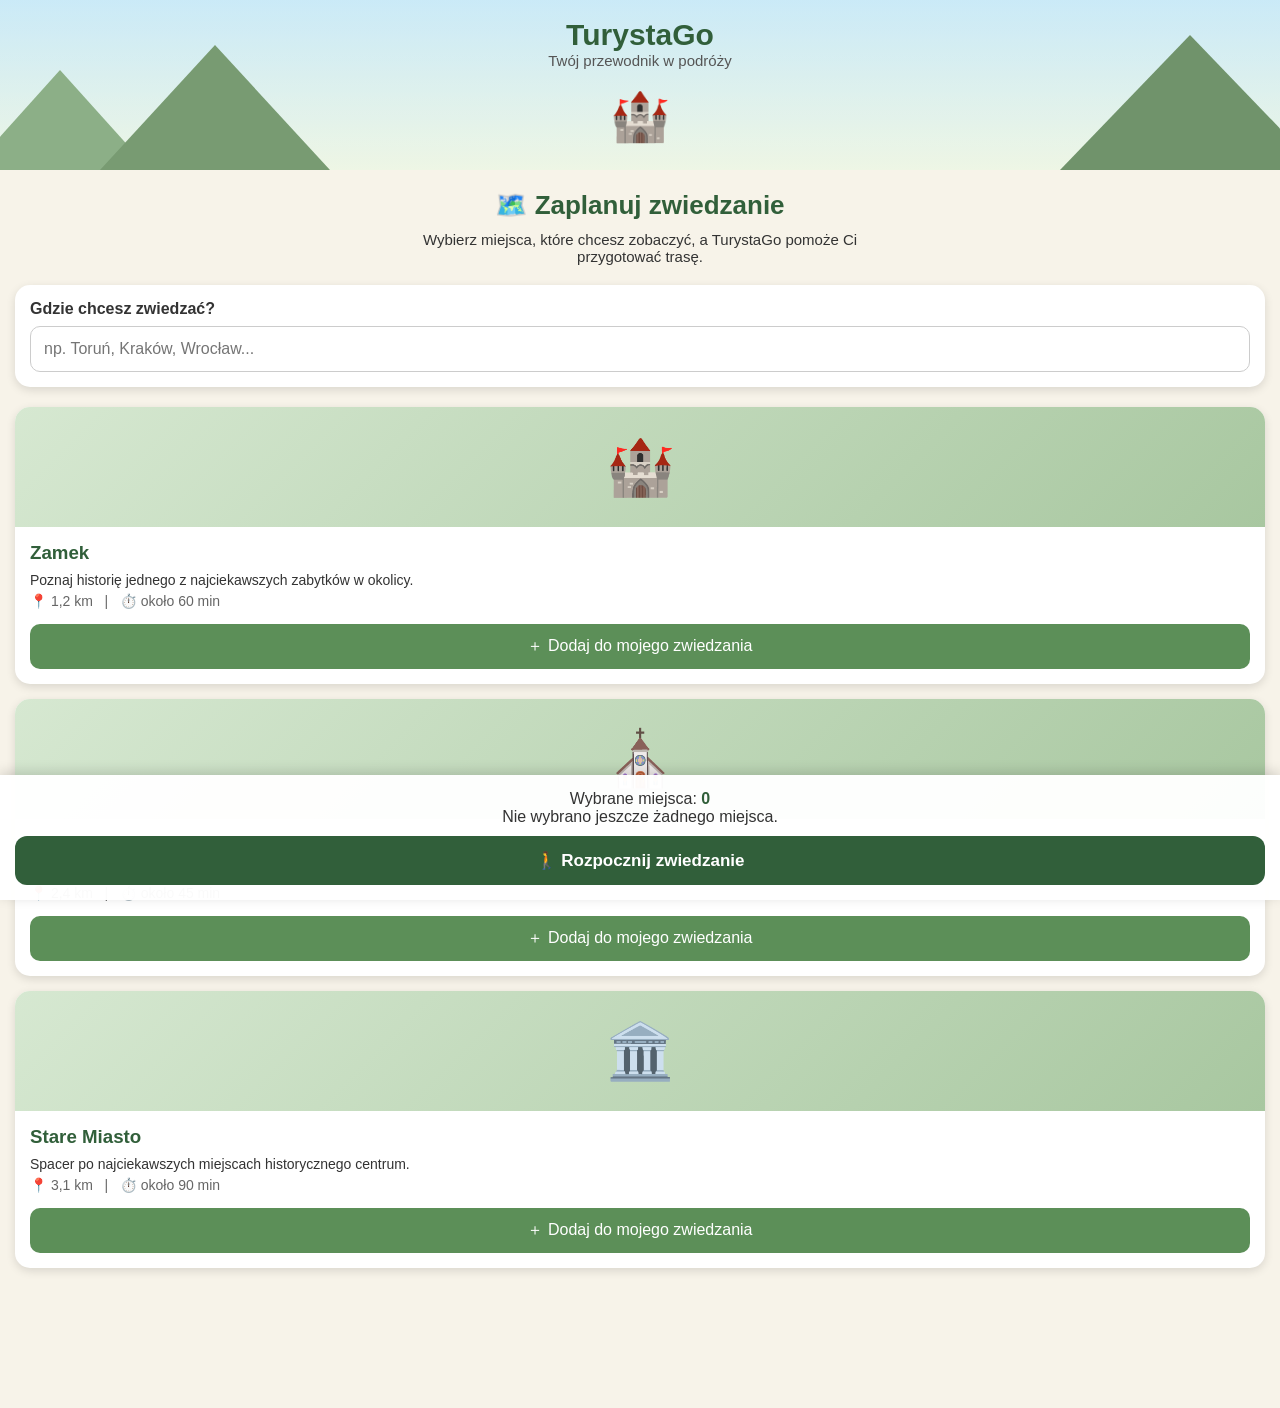
<file: Zaplanuj.html>
<!DOCTYPE html>
<html lang="pl">
<head>
<meta charset="UTF-8">
<meta name="viewport" content="width=device-width, initial-scale=1.0">

<title>TurystaGo – Zaplanuj zwiedzanie</title>

<style>

* {
    box-sizing: border-box;
}

body {
    margin: 0;
    font-family: Arial, sans-serif;
    background: #f7f3e9;
    color: #333;
}

/* GÓRNA CZĘŚĆ */

header {
    height: 170px;
    background:
        linear-gradient(rgba(255,255,255,0.25),
                        rgba(255,255,255,0.25)),
        linear-gradient(to bottom, #b9e3f5, #e8f3dc);
    position: relative;
    overflow: hidden;
    text-align: center;
}

/* Góry */

.mountains {
    position: absolute;
    bottom: 0;
    left: 0;
    width: 100%;
    height: 85px;
}

.mountain1 {
    position: absolute;
    bottom: 0;
    left: -30px;
    width: 180px;
    height: 100px;
    background: #8caf87;
    clip-path: polygon(50% 0, 100% 100%, 0 100%);
}

.mountain2 {
    position: absolute;
    bottom: 0;
    left: 100px;
    width: 230px;
    height: 125px;
    background: #789b72;
    clip-path: polygon(50% 0, 100% 100%, 0 100%);
}

.mountain3 {
    position: absolute;
    bottom: 0;
    right: -40px;
    width: 260px;
    height: 135px;
    background: #70936b;
    clip-path: polygon(50% 0, 100% 100%, 0 100%);
}

/* ZAMEK */

.castle {
    position: absolute;
    bottom: 25px;
    left: 50%;
    transform: translateX(-50%);
    font-size: 48px;
}

/* LOGO */

.logo {
    position: relative;
    z-index: 5;
    padding-top: 18px;
    font-size: 30px;
    font-weight: bold;
    color: #315f3a;
}

.subtitle {
    position: relative;
    z-index: 5;
    font-size: 15px;
    color: #555;
}

/* TYTUŁ */

.page-title {
    text-align: center;
    font-size: 26px;
    color: #315f3a;
    margin: 20px 10px 10px;
}

.description {
    text-align: center;
    font-size: 15px;
    margin: 0 auto 20px;
    max-width: 500px;
    padding: 0 15px;
}

/* WYBÓR MIEJSCA */

.search-box {
    margin: 0 15px 20px;
    background: white;
    border-radius: 15px;
    padding: 15px;
    box-shadow: 0 3px 10px rgba(0,0,0,0.12);
}

.search-box label {
    display: block;
    font-weight: bold;
    margin-bottom: 8px;
}

.search-box input {
    width: 100%;
    padding: 13px;
    border: 1px solid #ccc;
    border-radius: 10px;
    font-size: 16px;
}

/* ATRAKCJE */

.attractions {
    padding: 0 15px;
}

.attraction {
    background: white;
    border-radius: 15px;
    margin-bottom: 15px;
    overflow: hidden;
    box-shadow: 0 3px 10px rgba(0,0,0,0.12);
}

.photo {
    height: 120px;
    background: linear-gradient(135deg, #d6e8d1, #a8c7a0);
    display: flex;
    align-items: center;
    justify-content: center;
    font-size: 55px;
}

.info {
    padding: 15px;
}

.info h3 {
    margin: 0 0 8px;
    color: #315f3a;
}

.info p {
    margin: 5px 0;
    font-size: 14px;
}

.details {
    color: #666;
}

.add-button {
    width: 100%;
    margin-top: 10px;
    padding: 12px;
    border: none;
    border-radius: 10px;
    background: #5c8f58;
    color: white;
    font-size: 16px;
    cursor: pointer;
}

.add-button:hover {
    background: #477744;
}

.added {
    background: #b54b45;
}

/* PODSUMOWANIE */

.summary {
    position: sticky;
    bottom: 0;
    background: rgba(255,255,255,0.97);
    padding: 15px;
    box-shadow: 0 -3px 12px rgba(0,0,0,0.15);
    text-align: center;
}

.summary strong {
    color: #315f3a;
}

.start-button {
    width: 100%;
    margin-top: 10px;
    padding: 14px;
    border: none;
    border-radius: 12px;
    background: #315f3a;
    color: white;
    font-size: 17px;
    font-weight: bold;
    cursor: pointer;
}

.start-button:hover {
    background: #24472b;
}

</style>
</head>

<body>

<header>

    <div class="logo">TurystaGo</div>

    <div class="subtitle">
        Twój przewodnik w podróży
    </div>

    <div class="castle">🏰</div>

    <div class="mountains">
        <div class="mountain1"></div>
        <div class="mountain2"></div>
        <div class="mountain3"></div>
    </div>

</header>


<h1 class="page-title">
    🗺️ Zaplanuj zwiedzanie
</h1>

<p class="description">
    Wybierz miejsca, które chcesz zobaczyć,
    a TurystaGo pomoże Ci przygotować trasę.
</p>


<div class="search-box">

    <label for="location">
        Gdzie chcesz zwiedzać?
    </label>

    <input
        type="text"
        id="location"
        placeholder="np. Toruń, Kraków, Wrocław..."
    >

</div>


<div class="attractions">


    <!-- ATRAKCJA 1 -->

    <div class="attraction">

        <div class="photo">
            🏰
        </div>

        <div class="info">

            <h3>
                Zamek
            </h3>

            <p>
                Poznaj historię jednego z najciekawszych
                zabytków w okolicy.
            </p>

            <p class="details">
                📍 1,2 km &nbsp; | &nbsp;
                ⏱️ około 60 min
            </p>

            <button
                class="add-button"
                onclick="dodaj(this, 'Zamek')">
                ＋ Dodaj do mojego zwiedzania
            </button>

        </div>

    </div>


    <!-- ATRAKCJA 2 -->

    <div class="attraction">

        <div class="photo">
            ⛪
        </div>

        <div class="info">

            <h3>
                Zabytkowa katedra
            </h3>

            <p>
                Odkryj historię i najważniejsze
                ciekawostki związane z tym miejscem.
            </p>

            <p class="details">
                📍 2,4 km &nbsp; | &nbsp;
                ⏱️ około 45 min
            </p>

            <button
                class="add-button"
                onclick="dodaj(this, 'Katedra')">
                ＋ Dodaj do mojego zwiedzania
            </button>

        </div>

    </div>


    <!-- ATRAKCJA 3 -->

    <div class="attraction">

        <div class="photo">
            🏛️
        </div>

        <div class="info">

            <h3>
                Stare Miasto
            </h3>

            <p>
                Spacer po najciekawszych miejscach
                historycznego centrum.
            </p>

            <p class="details">
                📍 3,1 km &nbsp; | &nbsp;
                ⏱️ około 90 min
            </p>

            <button
                class="add-button"
                onclick="dodaj(this, 'Stare Miasto')">
                ＋ Dodaj do mojego zwiedzania
            </button>

        </div>

    </div>

</div>


<div class="summary">

    Wybrane miejsca:
    <strong id="liczba">0</strong>

    <br>

    <span id="lista">
        Nie wybrano jeszcze żadnego miejsca.
    </span>

    <button
        class="start-button"
        onclick="rozpocznij()">

        🚶 Rozpocznij zwiedzanie

    </button>

</div>


<script>

let wybrane = [];


function dodaj(button, miejsce) {

    if (wybrane.includes(miejsce)) {

        wybrane = wybrane.filter(
            item => item !== miejsce
        );

        button.innerHTML =
            "＋ Dodaj do mojego zwiedzania";

        button.classList.remove("added");

    } else {

        wybrane.push(miejsce);

        button.innerHTML =
            "✓ Dodano do zwiedzania";

        button.classList.add("added");
    }

    aktualizuj();

}


function aktualizuj() {

    document.getElementById("liczba").innerText =
        wybrane.length;

    if (wybrane.length === 0) {

        document.getElementById("lista").innerText =
            "Nie wybrano jeszcze żadnego miejsca.";

    } else {

        document.getElementById("lista").innerText =
            wybrane.join(" • ");
    }

}


function rozpocznij() {

    if (wybrane.length === 0) {

        alert(
            "Najpierw wybierz przynajmniej jedno miejsce."
        );

        return;
    }

    alert(
        "Rozpoczynamy planowanie zwiedzania: " +
        wybrane.join(", ")
    );

}

</script>

</body>
</html>
</file>
